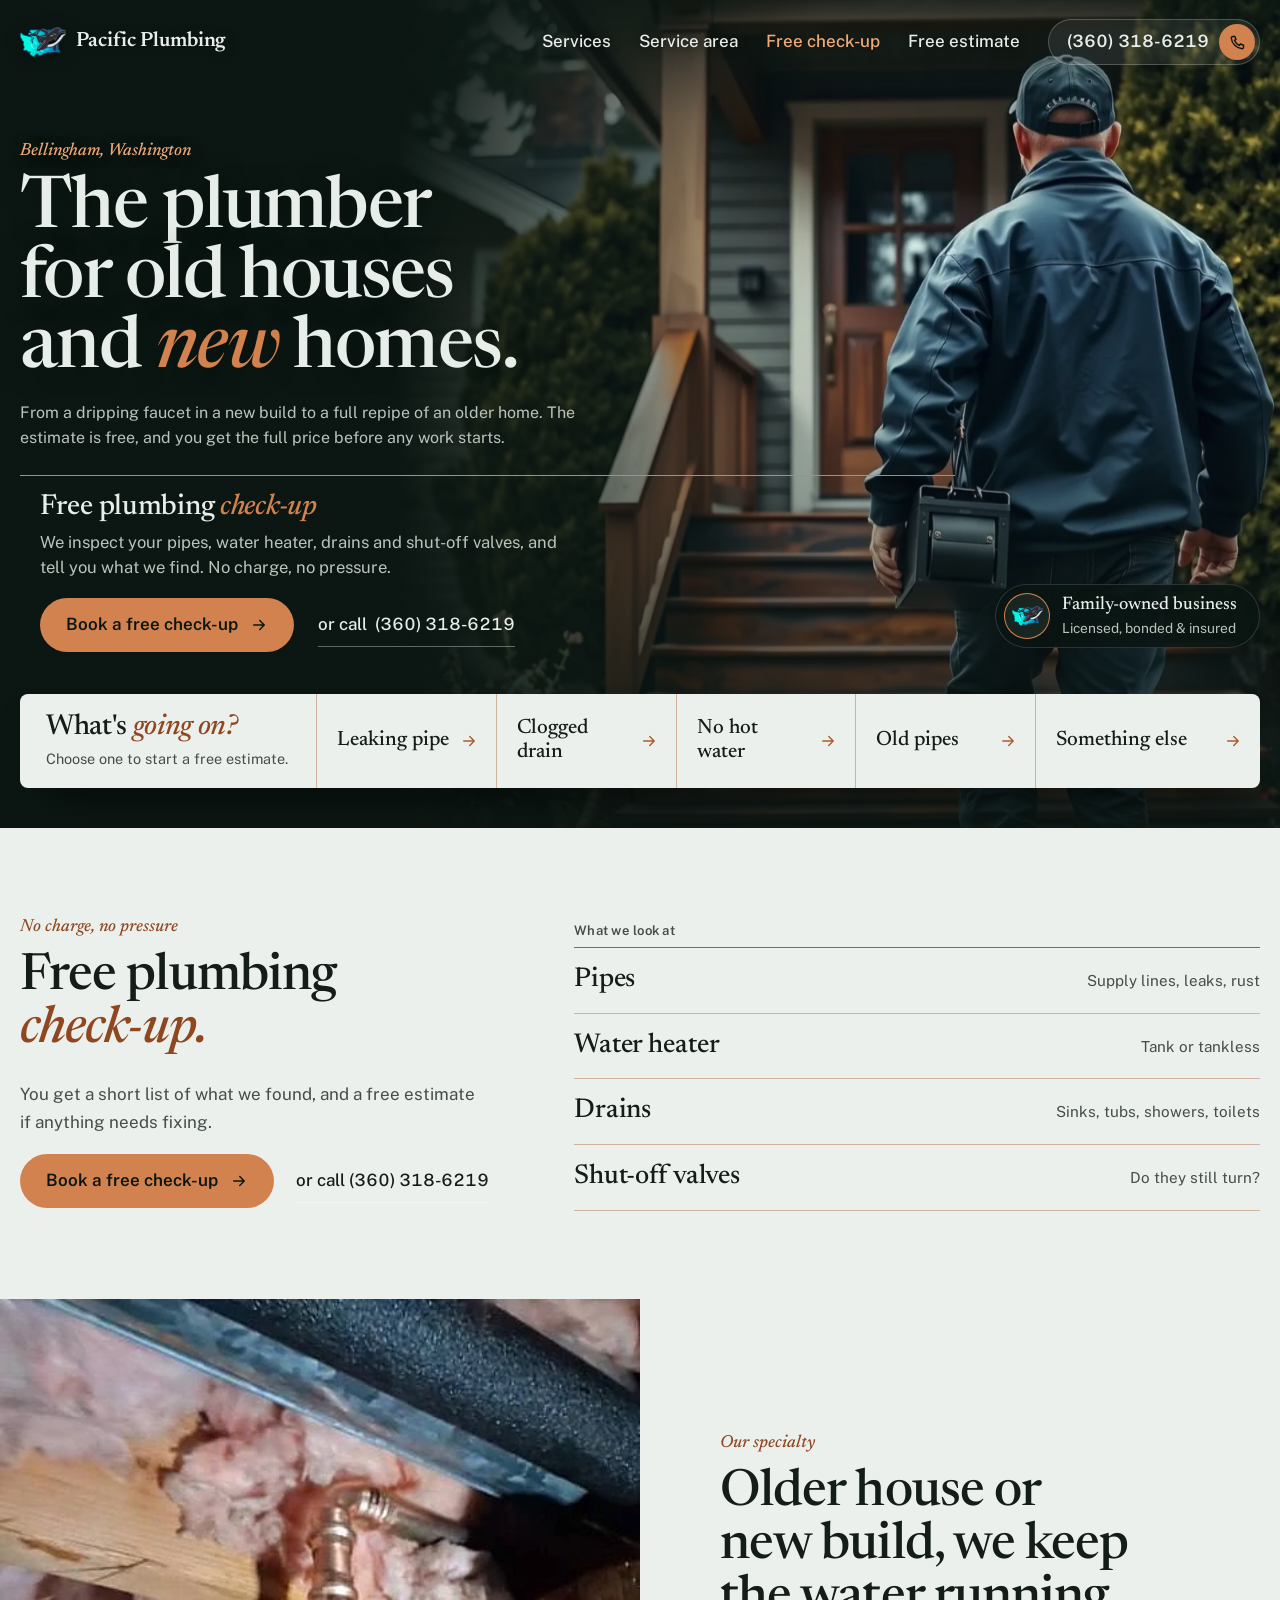
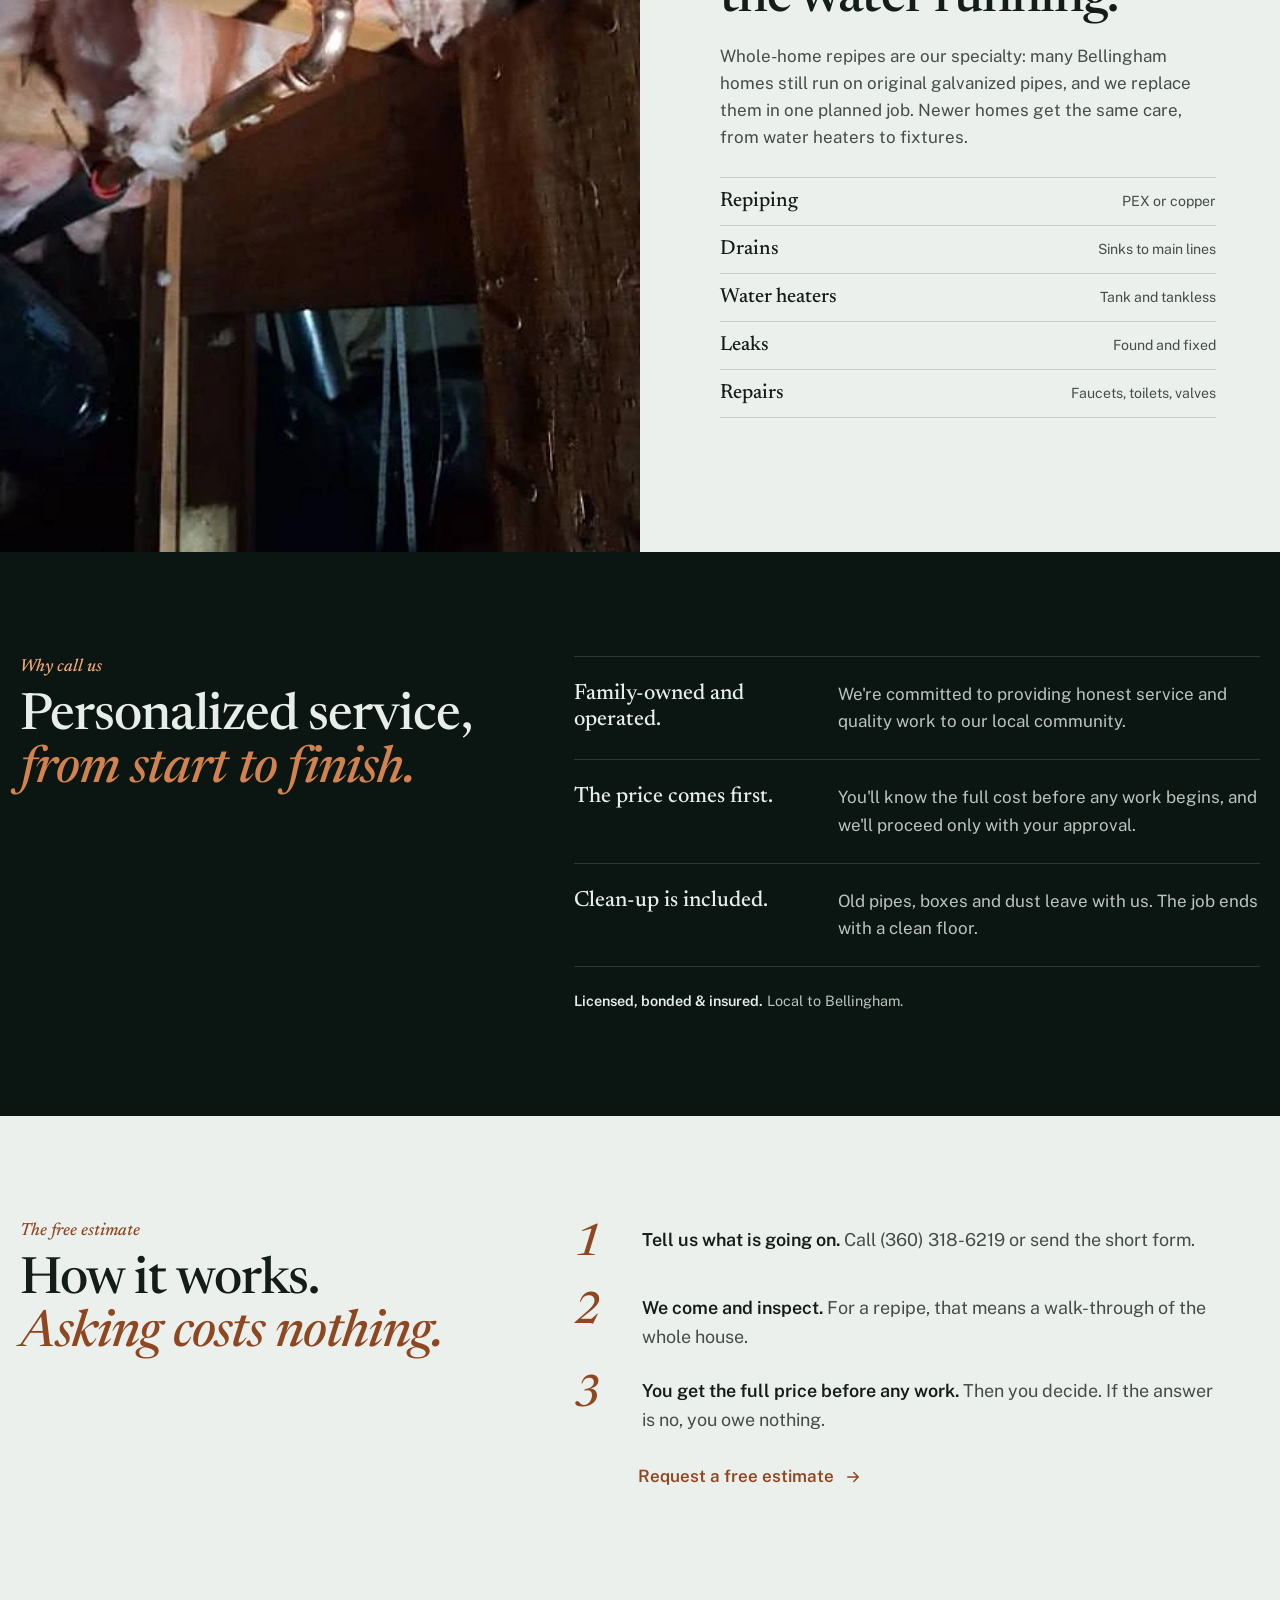
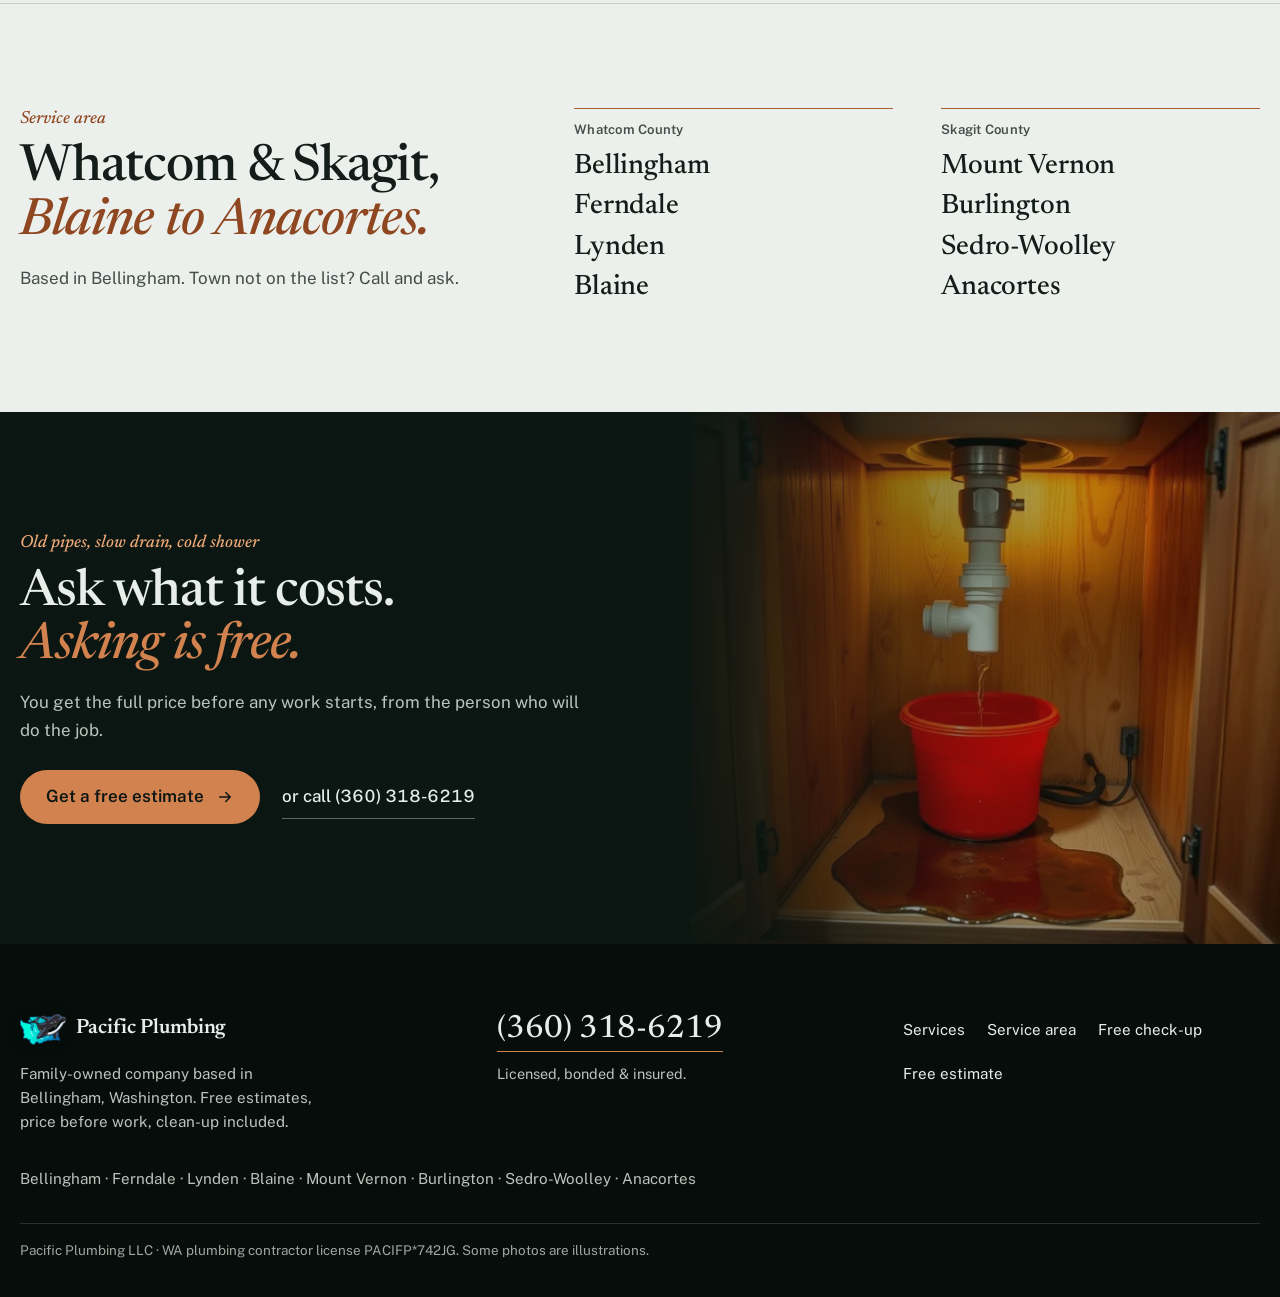
<file: index.html>
<!doctype html>
<html lang="en">
<head>
<meta charset="utf-8">
<meta name="viewport" content="width=device-width, initial-scale=1, viewport-fit=cover">
<title>Pacific Plumbing | Bellingham plumber · free plumbing check-up</title>
<meta name="description" content="Family-owned plumbing company in Bellingham, WA. Free plumbing check-up: we inspect your pipes, water heater, drains and shut-off valves. Free estimate on any repair.">
<link rel="canonical" href="https://pacificplumbingwa.com/">
<meta property="og:type" content="website">
<meta property="og:site_name" content="Pacific Plumbing">
<meta property="og:title" content="Pacific Plumbing | Bellingham plumber · free plumbing check-up">
<meta property="og:description" content="Family-owned plumbing company in Bellingham, WA. Free plumbing check-up: we inspect your pipes, water heater, drains and shut-off valves. Free estimate on any repair.">
<meta property="og:url" content="https://pacificplumbingwa.com/">
<meta property="og:image" content="https://pacificplumbingwa.com/img/og.jpg">
<meta name="twitter:card" content="summary_large_image">
<meta name="theme-color" content="#14201d">
<link rel="icon" href="img/favicon.png">
<link rel="preconnect" href="https://fonts.googleapis.com">
<link rel="preconnect" href="https://fonts.gstatic.com" crossorigin>
<link href="https://fonts.googleapis.com/css2?family=Newsreader:ital,opsz,wght@0,6..72,400;0,6..72,500;0,6..72,600;1,6..72,400;1,6..72,500&family=Public+Sans:wght@400;500;600&display=swap" rel="stylesheet">
<link rel="preload" as="image" href="img/porch-1024.webp" imagesrcset="img/porch-640.webp 640w, img/porch-1024.webp 1024w" imagesizes="100vw" fetchpriority="high">
<link rel="stylesheet" href="style.css">
<script type="application/ld+json">
{
  "@context": "https://schema.org",
  "@type": "Plumber",
  "name": "Pacific Plumbing",
  "url": "https://pacificplumbingwa.com/",
  "telephone": "+1-360-318-6219",
  "address": {
    "@type": "PostalAddress",
    "addressLocality": "Bellingham",
    "addressRegion": "WA",
    "addressCountry": "US"
  },
  "areaServed": [
    {"@type": "City", "name": "Bellingham, WA"},
    {"@type": "City", "name": "Ferndale, WA"},
    {"@type": "City", "name": "Lynden, WA"},
    {"@type": "City", "name": "Blaine, WA"},
    {"@type": "City", "name": "Mount Vernon, WA"},
    {"@type": "City", "name": "Burlington, WA"},
    {"@type": "City", "name": "Sedro-Woolley, WA"},
    {"@type": "City", "name": "Anacortes, WA"}
  ],
  "makesOffer": [
    {"@type": "Offer", "itemOffered": {"@type": "Service", "name": "Whole-home repiping"}},
    {"@type": "Offer", "itemOffered": {"@type": "Service", "name": "Drain cleaning"}},
    {"@type": "Offer", "itemOffered": {"@type": "Service", "name": "Water heater repair and replacement"}},
    {"@type": "Offer", "itemOffered": {"@type": "Service", "name": "Leak detection and repair"}},
    {"@type": "Offer", "itemOffered": {"@type": "Service", "name": "Plumbing repairs and fixture installation"}},
    {"@type": "Offer", "itemOffered": {"@type": "Service", "name": "Free plumbing check-up"}, "price": "0", "priceCurrency": "USD"},
    {"@type": "Offer", "itemOffered": {"@type": "Service", "name": "Free estimate"}, "price": "0", "priceCurrency": "USD"}
  ]
}
</script>
</head>
<body>
<a class="skip" href="#main">Skip to content</a>

<header class="site-head is-over" data-header>
  <nav class="wrap nav" aria-label="Main">
    <a class="brand" href="index.html"><img src="img/mark.png" width="240" height="160" alt=""><b>Pacific Plumbing</b></a>
    <ul class="nav-links">
      <li><a href="services.html">Services</a></li>
      <li><a href="index.html#area">Service area</a></li>
      <li><a class="nav-offer" href="estimate.html?service=checkup">Free check-up</a></li>
      <li><a href="estimate.html"><span class="xl-only">Free estimate</span><span class="xl-hide">Estimate</span></a></li>
    </ul>
    <a class="phone" href="tel:+13603186219" aria-label="Call (360) 318-6219"><span>(360) 318-6219</span><i><svg viewBox="0 0 24 24" fill="none" stroke="currentColor" stroke-width="2" stroke-linecap="round" stroke-linejoin="round" aria-hidden="true"><path d="M5.2 3.5h3.1l1.6 4.2-2.1 1.4a12.3 12.3 0 0 0 7.1 7.1l1.4-2.1 4.2 1.6v3.1a2 2 0 0 1-2.1 2A16.9 16.9 0 0 1 3.2 5.6a2 2 0 0 1 2-2.1Z"/></svg></i></a>
    <details class="menu">
      <summary><span class="sr-only">Menu</span><svg class="bars" viewBox="0 0 24 24" fill="none" stroke="currentColor" stroke-width="1.8" stroke-linecap="round" aria-hidden="true"><path d="M4 7h16M4 12h16M4 17h10"/></svg><svg class="x" viewBox="0 0 24 24" fill="none" stroke="currentColor" stroke-width="1.8" stroke-linecap="round" aria-hidden="true"><path d="M6 6l12 12M18 6 6 18"/></svg></summary>
      <div class="menu-panel">
        <a href="services.html">Services</a>
        <a href="index.html#area">Service area</a>
        <a href="estimate.html?service=checkup">Free check-up</a>
        <a href="estimate.html">Free estimate</a>
        <a href="tel:+13603186219">Call (360) 318-6219</a>
      </div>
    </details>
  </nav>
</header>

<main id="main">
  <section class="hero" aria-labelledby="hero-h">
    <img class="hero-img" src="img/porch-1024.webp" srcset="img/porch-640.webp 640w, img/porch-1024.webp 1024w" sizes="100vw" width="1024" height="1024" alt="A plumber with a toolbox walking up to the porch of an older house on a rainy day" fetchpriority="high">
    <div class="wrap hero-body">
      <div class="hero-copy">
        <p class="place">Bellingham, Washington</p>
        <h1 class="h1" id="hero-h">The plumber for old houses and <em>new</em> homes.</h1>
        <p class="lede">From a dripping faucet in a new build to a full repipe of an older home. The estimate is free, and you get the full price before any work starts.</p>
        <div class="offer" role="group" aria-labelledby="offer-h">
          <p class="offer-title" id="offer-h">Free plumbing <em>check-up</em></p>
          <p class="offer-text">We inspect your pipes, water heater, drains and shut-off valves, and tell you what we find. No charge, no pressure.</p>
          <div class="cta">
            <a class="btn" href="estimate.html?service=checkup">Book a free check-up <svg viewBox="0 0 24 24" fill="none" stroke="currentColor" stroke-width="2" stroke-linecap="round" stroke-linejoin="round" aria-hidden="true"><path d="M5 12h14M13 6l6 6-6 6"/></svg></a>
            <a class="link" href="tel:+13603186219" aria-label="Or call (360) 318-6219">or call<span class="wide-only">(360) 318-6219</span></a>
          </div>
        </div>
      </div>
      <nav class="pick" aria-labelledby="pick-h">
        <div class="pick-head">
          <p class="pick-title" id="pick-h">What's <em>going on?</em></p>
          <p class="pick-sub">Choose one to start a free estimate.<span class="narrow-only"> You get the full price before any work starts.</span></p>
        </div>
        <ul class="pick-list">
          <li><a href="estimate.html?service=leaks"><span>Leaking pipe</span><svg viewBox="0 0 24 24" fill="none" stroke="currentColor" stroke-width="1.8" stroke-linecap="round" stroke-linejoin="round" aria-hidden="true"><path d="M5 12h14M13 6l6 6-6 6"/></svg></a></li>
          <li><a href="estimate.html?service=drains"><span>Clogged drain</span><svg viewBox="0 0 24 24" fill="none" stroke="currentColor" stroke-width="1.8" stroke-linecap="round" stroke-linejoin="round" aria-hidden="true"><path d="M5 12h14M13 6l6 6-6 6"/></svg></a></li>
          <li><a href="estimate.html?service=water-heaters"><span>No hot water</span><svg viewBox="0 0 24 24" fill="none" stroke="currentColor" stroke-width="1.8" stroke-linecap="round" stroke-linejoin="round" aria-hidden="true"><path d="M5 12h14M13 6l6 6-6 6"/></svg></a></li>
          <li><a href="estimate.html?service=repipe"><span>Old pipes</span><svg viewBox="0 0 24 24" fill="none" stroke="currentColor" stroke-width="1.8" stroke-linecap="round" stroke-linejoin="round" aria-hidden="true"><path d="M5 12h14M13 6l6 6-6 6"/></svg></a></li>
          <li class="wide"><a href="estimate.html"><span>Something else</span><svg viewBox="0 0 24 24" fill="none" stroke="currentColor" stroke-width="1.8" stroke-linecap="round" stroke-linejoin="round" aria-hidden="true"><path d="M5 12h14M13 6l6 6-6 6"/></svg></a></li>
        </ul>
      </nav>
      <p class="owner"><span class="seal" aria-hidden="true"><img src="img/mark.png" width="240" height="160" alt=""></span><span><b>Family-owned business</b><small>Licensed, bonded &amp; insured</small></span></p>
    </div>
  </section>

  <section class="section checkup" id="checkup" aria-labelledby="checkup-h">
    <div class="wrap checkup-grid">
      <div class="checkup-head reveal">
        <p class="place">No charge, no pressure</p>
        <h2 class="h2" id="checkup-h">Free plumbing <em>check-up.</em></h2>
      </div>
      <div class="checkup-list reveal">
        <p class="looks-h" id="looks-h">What we look at</p>
        <ul class="looks" aria-labelledby="looks-h">
          <li><b>Pipes</b><span>Supply lines, leaks, rust</span></li>
          <li><b>Water heater</b><span>Tank or tankless</span></li>
          <li><b>Drains</b><span>Sinks, tubs, showers, toilets</span></li>
          <li><b>Shut-off valves</b><span>Do they still turn?</span></li>
        </ul>
      </div>
      <div class="checkup-foot reveal">
        <p>You get a short list of what we found, and a free estimate if anything needs fixing.</p>
        <div class="cta">
          <a class="btn" href="estimate.html?service=checkup">Book a free check-up <svg viewBox="0 0 24 24" fill="none" stroke="currentColor" stroke-width="2" stroke-linecap="round" stroke-linejoin="round" aria-hidden="true"><path d="M5 12h14M13 6l6 6-6 6"/></svg></a>
          <a class="link" href="tel:+13603186219">or call (360) 318-6219</a>
        </div>
      </div>
    </div>
  </section>

  <section class="spec" id="services" aria-labelledby="spec-h">
    <div class="spec-photo"><img src="img/real-repipe.webp" width="477" height="636" loading="lazy" alt="New copper water line with press fittings run along a floor joist"></div>
    <div class="spec-text reveal">
      <p class="place">Our specialty</p>
      <h2 class="h2" id="spec-h">Older house or new build, we keep the water running.</h2>
      <p>Whole-home repipes are our specialty: many Bellingham homes still run on original galvanized pipes, and we replace them in one planned job. Newer homes get the same care, from water heaters to fixtures.</p>
      <ul class="index">
        <li><a href="services.html#repipe"><b>Repiping</b><span>PEX or copper</span></a></li>
        <li><a href="services.html#drains"><b>Drains</b><span>Sinks to main lines</span></a></li>
        <li><a href="services.html#water-heaters"><b>Water heaters</b><span>Tank and tankless</span></a></li>
        <li><a href="services.html#leaks"><b>Leaks</b><span>Found and fixed</span></a></li>
        <li><a href="services.html#repairs"><b>Repairs</b><span>Faucets, toilets, valves</span></a></li>
      </ul>
    </div>
  </section>

  <section class="section night why" id="why" aria-labelledby="why-h">
    <div class="wrap why-grid">
      <div class="reveal">
        <p class="place">Why call us</p>
        <h2 class="h2" id="why-h">Personalized service, <em>from start to finish.</em></h2>
      </div>
      <div class="reveal">
        <dl class="rows">
          <div><dt>Family-owned and operated.</dt><dd>We're committed to providing honest service and quality work to our local community.</dd></div>
          <div><dt>The price comes first.</dt><dd>You'll know the full cost before any work begins, and we'll proceed only with your approval.</dd></div>
          <div><dt>Clean-up is included.</dt><dd>Old pipes, boxes and dust leave with us. The job ends with a clean floor.</dd></div>
        </dl>
        <p class="small"><b>Licensed, bonded &amp; insured.</b> Local to Bellingham.</p>
      </div>
    </div>
  </section>

  <section class="section how" id="how" aria-labelledby="how-h">
    <div class="wrap how-grid">
      <div class="reveal">
        <p class="place">The free estimate</p>
        <h2 class="h2" id="how-h">How it works. <em>Asking costs nothing.</em></h2>
      </div>
      <ol class="steps reveal">
        <li><p><b>Tell us what is going on.</b> Call (360) 318-6219 or send the short form.</p></li>
        <li><p><b>We come and inspect.</b> For a repipe, that means a walk-through of the whole house.</p></li>
        <li><p><b>You get the full price before any work.</b> Then you decide. If the answer is no, you owe nothing.</p></li>
      </ol>
      <a class="arrow" href="estimate.html">Request a free estimate <svg viewBox="0 0 24 24" fill="none" stroke="currentColor" stroke-width="2" stroke-linecap="round" stroke-linejoin="round" aria-hidden="true"><path d="M5 12h14M13 6l6 6-6 6"/></svg></a>
    </div>
  </section>

  <section class="section area rule-top" id="area" aria-labelledby="area-h">
    <div class="wrap area-grid">
      <div class="reveal">
        <p class="place">Service area</p>
        <h2 class="h2" id="area-h">Whatcom &amp; Skagit, <em>Blaine to Anacortes.</em></h2>
        <p class="muted">Based in Bellingham. Town not on the list? Call and ask.</p>
      </div>
      <div class="towns reveal">
        <div>
          <h3>Whatcom County</h3>
          <ul><li>Bellingham</li><li>Ferndale</li><li>Lynden</li><li>Blaine</li></ul>
        </div>
        <div>
          <h3>Skagit County</h3>
          <ul><li>Mount Vernon</li><li>Burlington</li><li>Sedro-Woolley</li><li>Anacortes</li></ul>
        </div>
      </div>
    </div>
  </section>

  <section class="closing night" aria-labelledby="close-h">
    <div class="closing-photo"><img src="img/leak-sink-640.webp" srcset="img/leak-sink-640.webp 640w, img/leak-sink-1024.webp 1024w" sizes="(min-width:900px) 46vw, 100vw" width="1024" height="1024" loading="lazy" alt=""></div>
    <div class="wrap closing-text reveal">
      <p class="place">Old pipes, slow drain, cold shower</p>
      <h2 class="h2" id="close-h">Ask what it costs. <em>Asking is free.</em></h2>
      <p class="lede">You get the full price before any work starts, from the person who will do the job.</p>
      <div class="cta">
        <a class="btn" href="estimate.html">Get a free estimate <svg viewBox="0 0 24 24" fill="none" stroke="currentColor" stroke-width="2" stroke-linecap="round" stroke-linejoin="round" aria-hidden="true"><path d="M5 12h14M13 6l6 6-6 6"/></svg></a>
        <a class="link" href="tel:+13603186219">or call (360) 318-6219</a>
      </div>
    </div>
  </section>
</main>

<footer class="foot">
  <div class="wrap foot-grid">
    <div>
      <a class="brand" href="index.html"><img src="img/mark.png" width="240" height="160" alt=""><b>Pacific Plumbing</b></a>
      <p class="foot-tag">Family-owned company based in Bellingham, Washington. Free estimates, price before work, clean-up included.</p>
    </div>
    <div>
      <a class="foot-phone" href="tel:+13603186219">(360) 318-6219</a>
      <p class="small" style="margin-top:10px">Licensed, bonded &amp; insured.</p>
    </div>
    <ul class="foot-links">
      <li><a href="services.html">Services</a></li>
      <li><a href="index.html#area">Service area</a></li>
      <li><a href="estimate.html?service=checkup">Free check-up</a></li>
      <li><a href="estimate.html">Free estimate</a></li>
    </ul>
    <p class="foot-towns">Bellingham · Ferndale · Lynden · Blaine · Mount&nbsp;Vernon · Burlington · <span class="nw">Sedro-Woolley</span> · Anacortes</p>
    <p class="fine">Pacific Plumbing LLC · WA plumbing contractor license PACIFP*742JG. Some photos are illustrations.</p>
  </div>
</footer>

<div class="callbar">
  <a href="tel:+13603186219"><svg viewBox="0 0 24 24" fill="none" stroke="currentColor" stroke-width="2" stroke-linecap="round" stroke-linejoin="round" aria-hidden="true"><path d="M5.2 3.5h3.1l1.6 4.2-2.1 1.4a12.3 12.3 0 0 0 7.1 7.1l1.4-2.1 4.2 1.6v3.1a2 2 0 0 1-2.1 2A16.9 16.9 0 0 1 3.2 5.6a2 2 0 0 1 2-2.1Z"/></svg>Call now</a>
  <a href="estimate.html?service=checkup">Free check-up</a>
</div>
<script src="assets/app.js" defer></script>
</body>
</html>
</file>
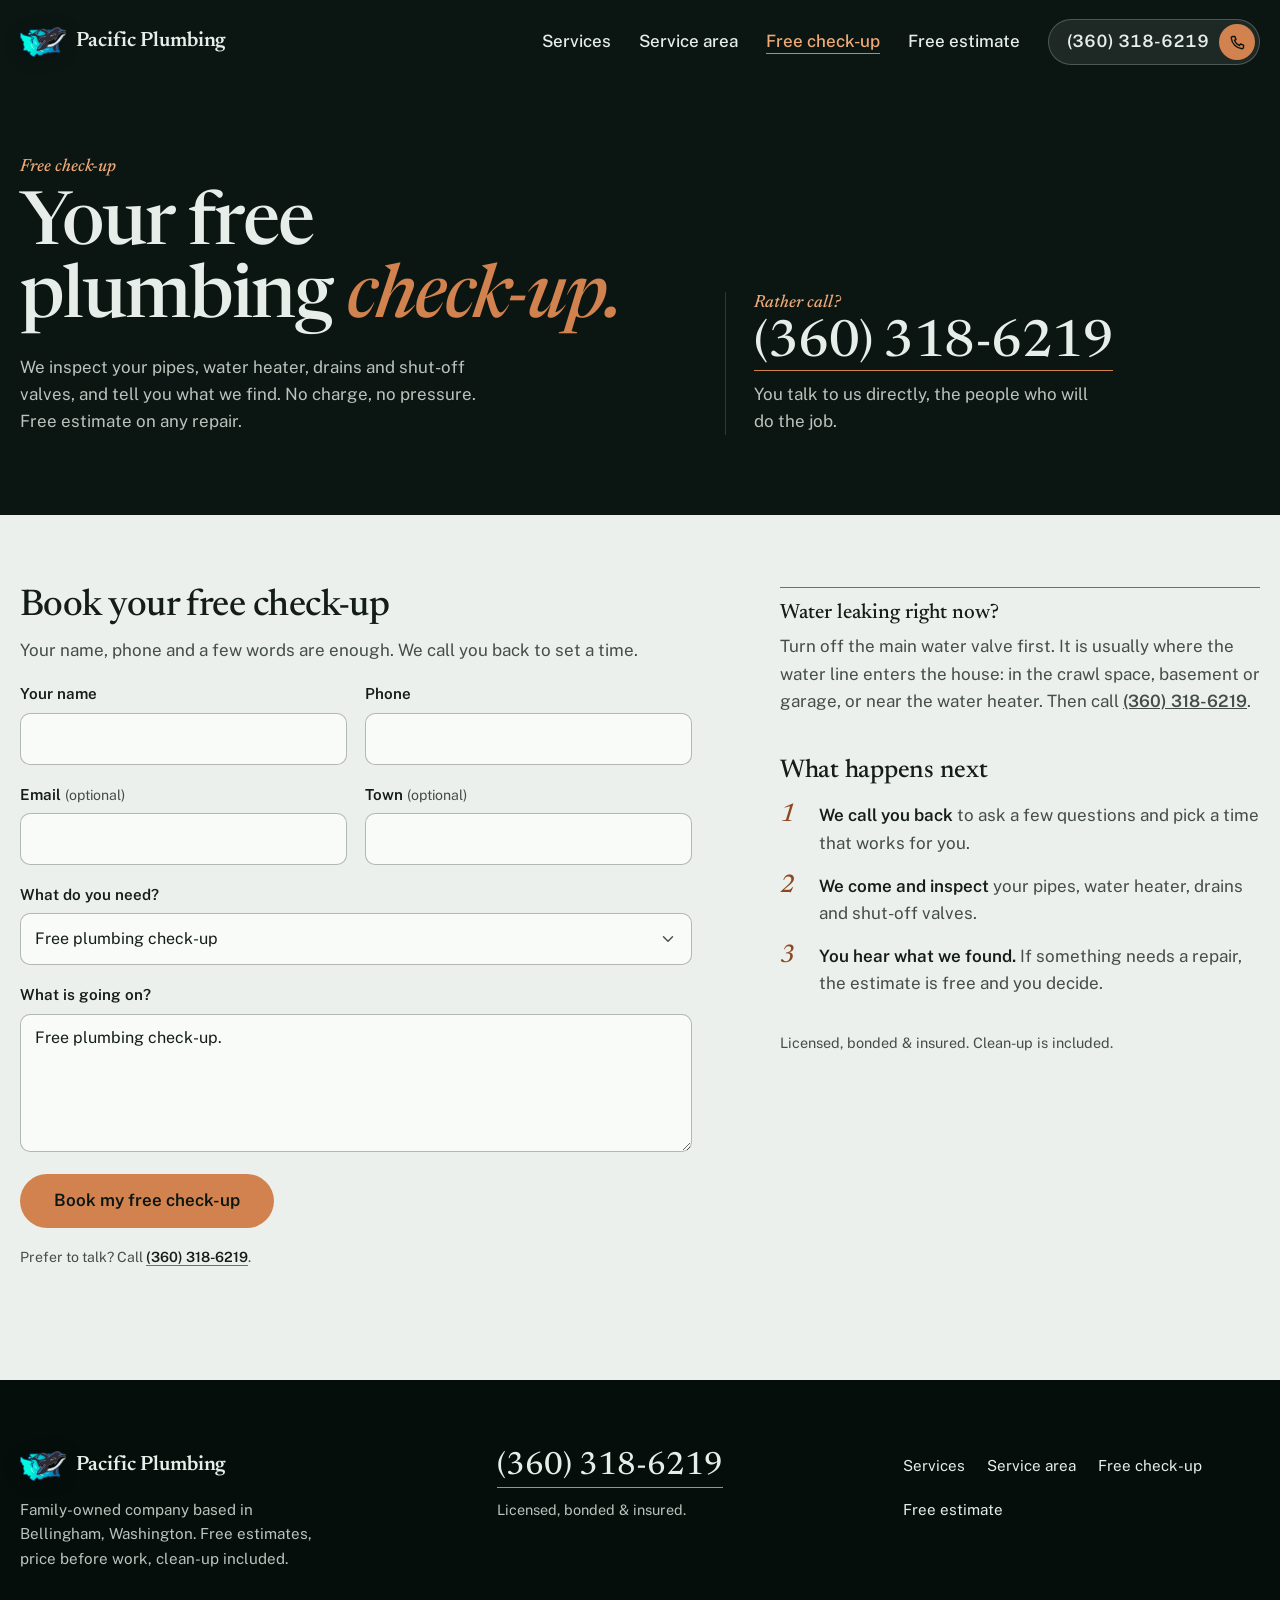
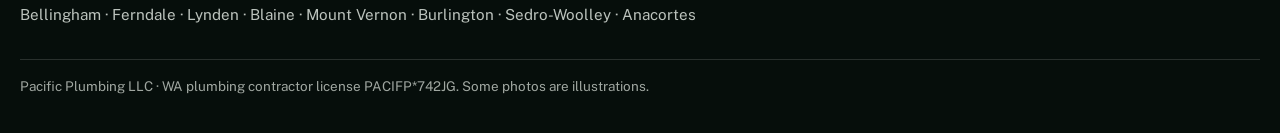
<file: q/bc/index.html>
<!doctype html>
<html lang="en"><head><meta charset="utf-8"><meta name="viewport" content="width=device-width, initial-scale=1">
<meta name="robots" content="noindex, nofollow"><title>Pacific Plumbing</title>
<meta http-equiv="refresh" content="0; url=../../estimate.html?service=checkup&utm_source=card&utm_medium=print&utm_content=b-bc">
<script>location.replace('../../estimate.html?service=checkup&utm_source=card&utm_medium=print&utm_content=b-bc');</script></head>
<body><a href="../../estimate.html?service=checkup&utm_source=card&utm_medium=print&utm_content=b-bc">Book a free plumbing check-up</a></body></html>
</file>
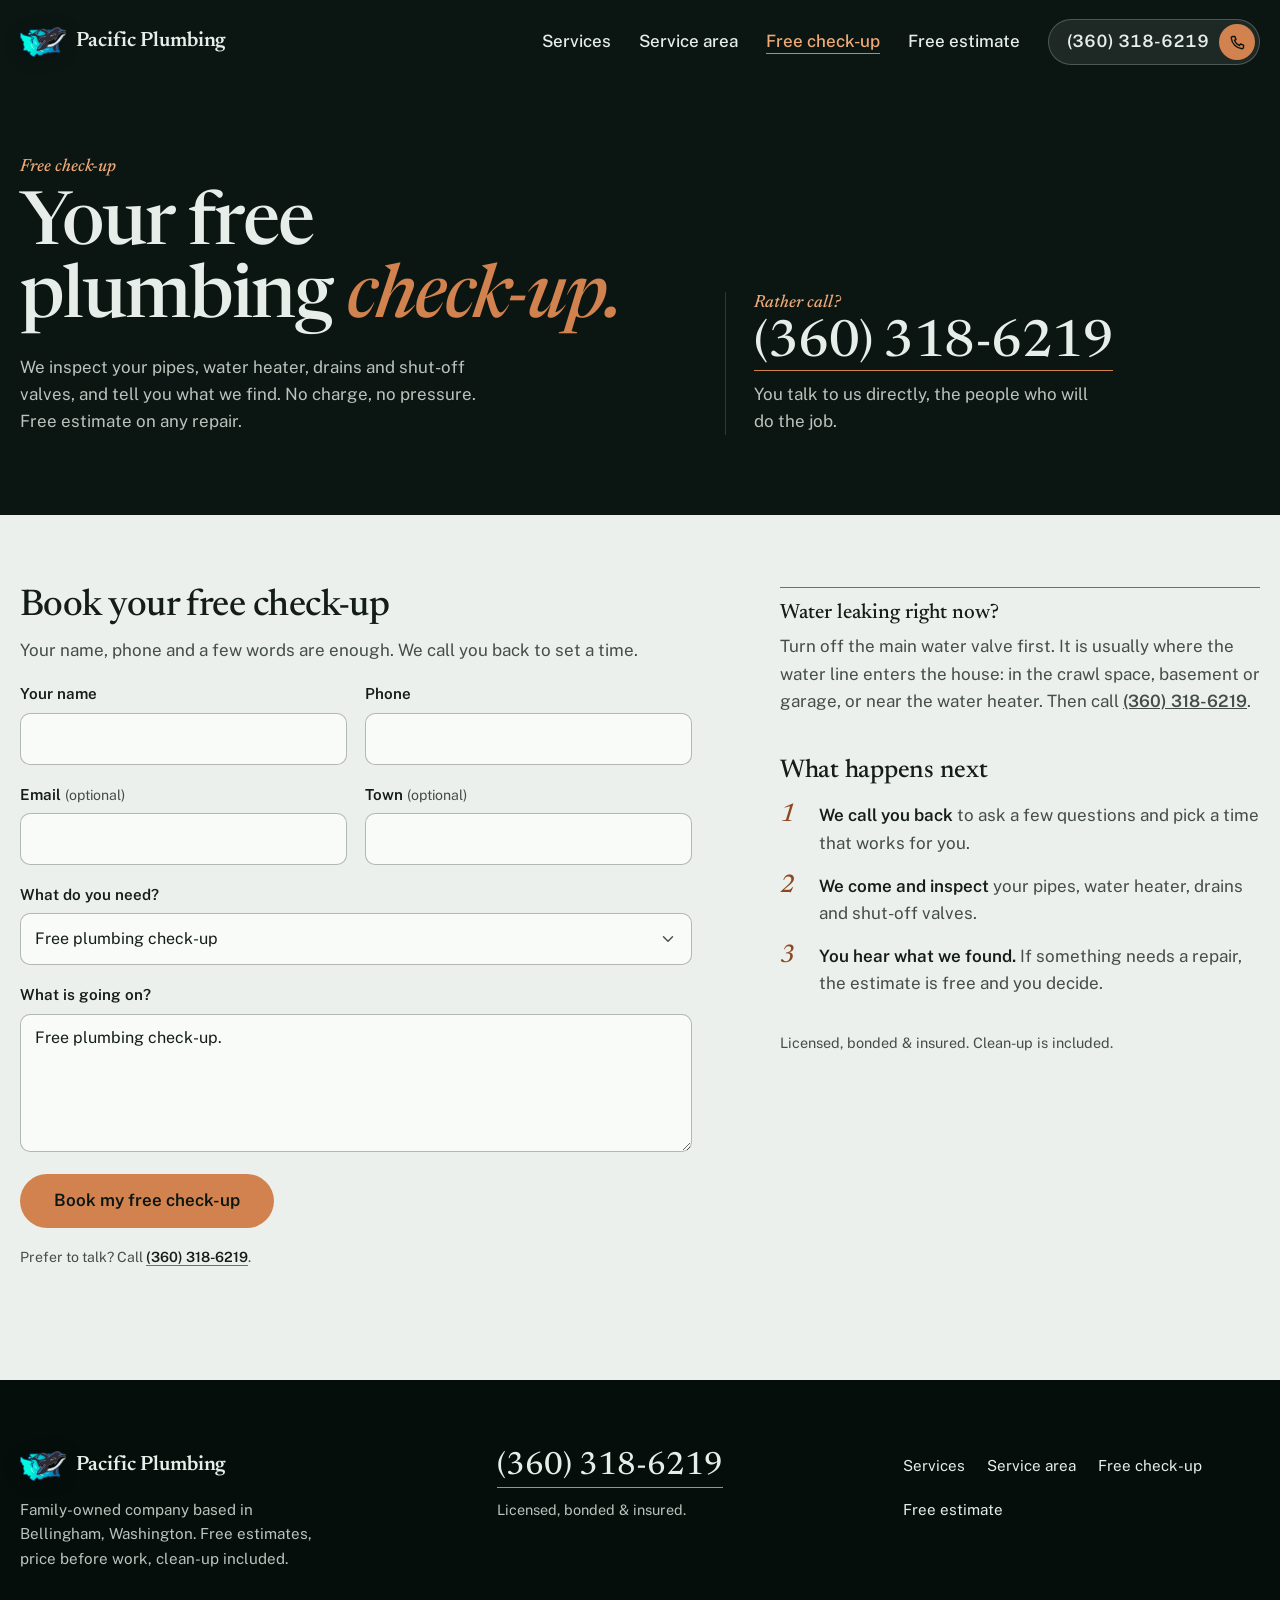
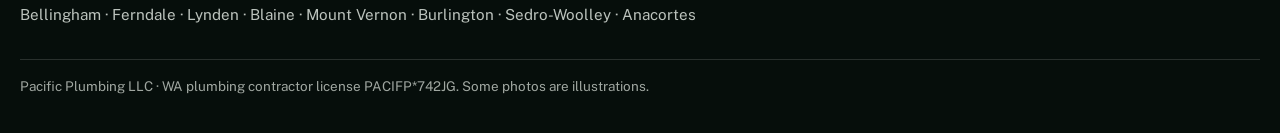
<file: q/dh/index.html>
<!doctype html>
<html lang="en"><head><meta charset="utf-8"><meta name="viewport" content="width=device-width, initial-scale=1">
<meta name="robots" content="noindex, nofollow"><title>Pacific Plumbing</title>
<meta http-equiv="refresh" content="0; url=../../estimate.html?service=checkup&utm_source=doorhanger&utm_medium=print&utm_content=b-dh">
<script>location.replace('../../estimate.html?service=checkup&utm_source=doorhanger&utm_medium=print&utm_content=b-dh');</script></head>
<body><a href="../../estimate.html?service=checkup&utm_source=doorhanger&utm_medium=print&utm_content=b-dh">Book a free plumbing check-up</a></body></html>
</file>
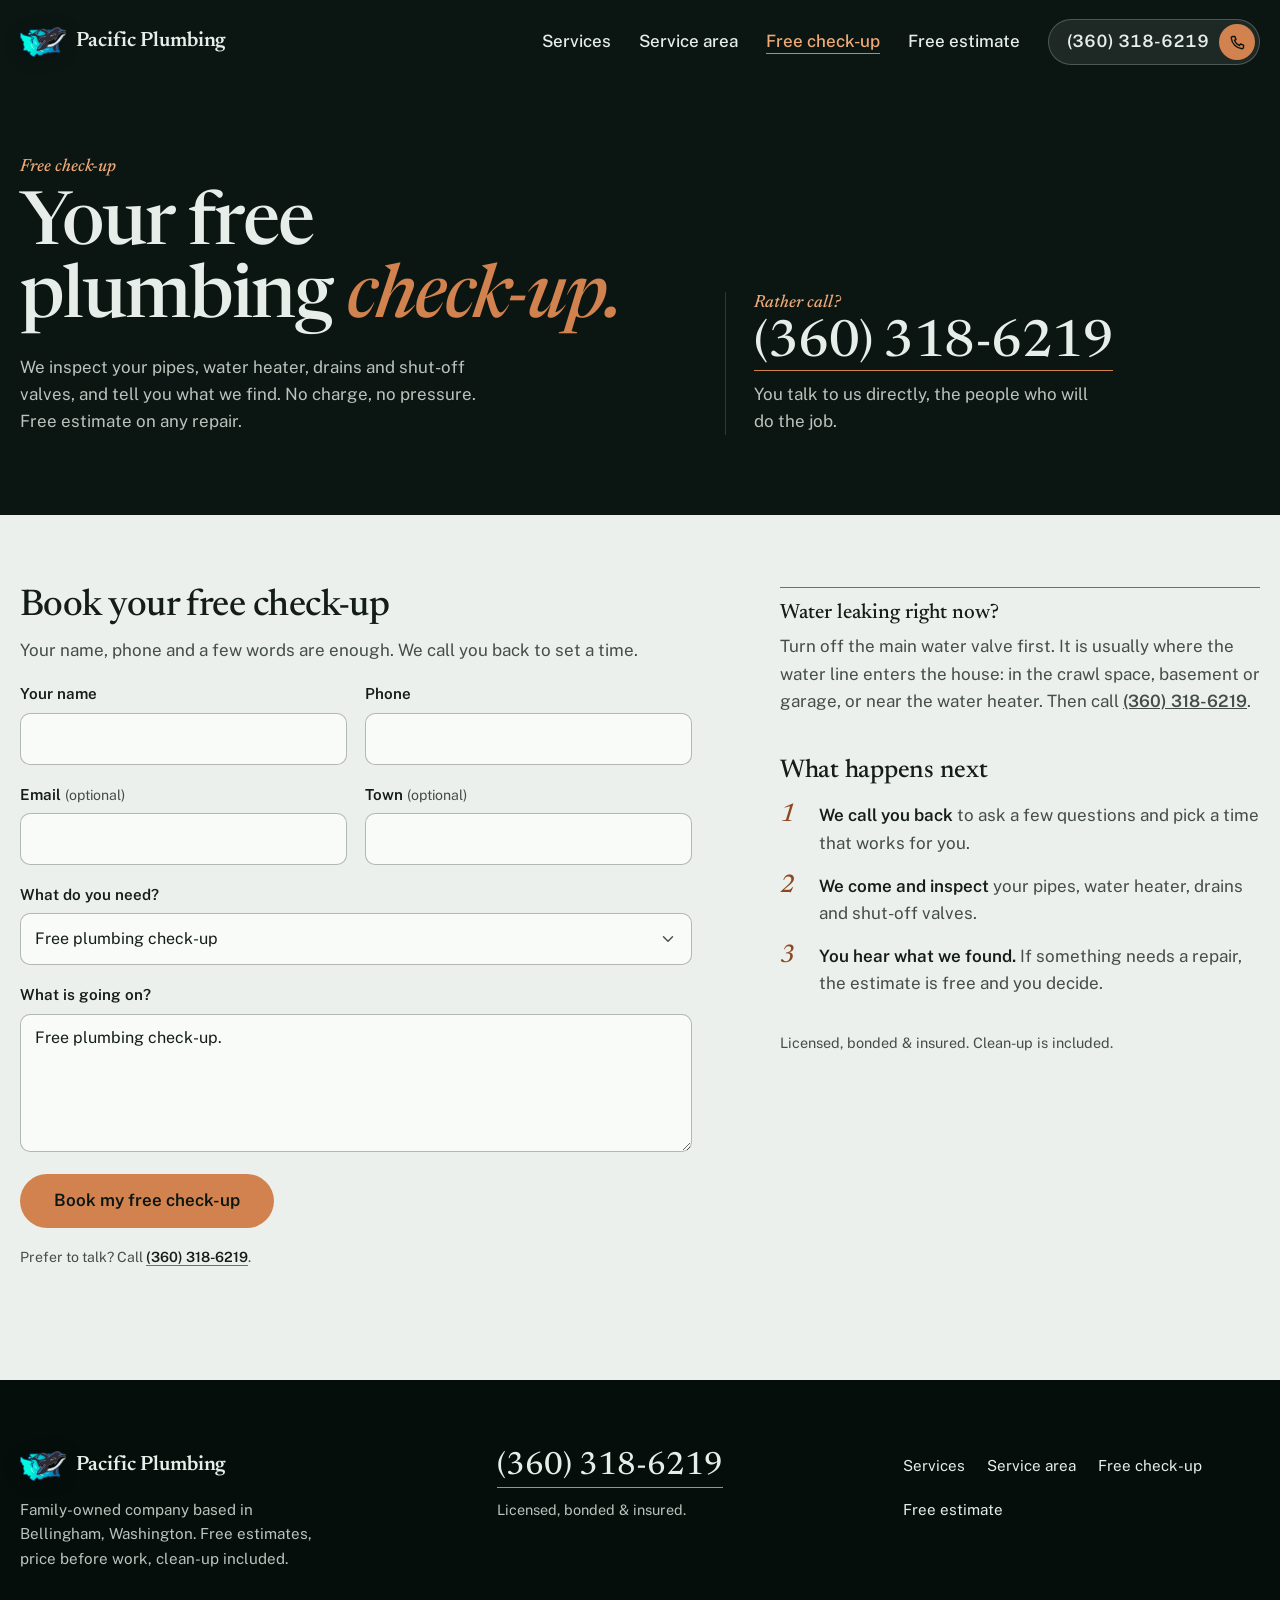
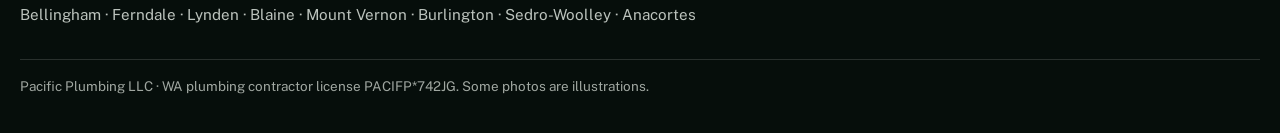
<file: q/dh2/index.html>
<!doctype html>
<html lang="en"><head><meta charset="utf-8"><meta name="viewport" content="width=device-width, initial-scale=1">
<meta name="robots" content="noindex, nofollow"><title>Pacific Plumbing</title>
<meta http-equiv="refresh" content="0; url=../../estimate.html?service=checkup&utm_source=doorhanger&utm_medium=print&utm_content=b-dh2">
<script>location.replace('../../estimate.html?service=checkup&utm_source=doorhanger&utm_medium=print&utm_content=b-dh2');</script></head>
<body><a href="../../estimate.html?service=checkup&utm_source=doorhanger&utm_medium=print&utm_content=b-dh2">Book a free plumbing check-up</a></body></html>
</file>
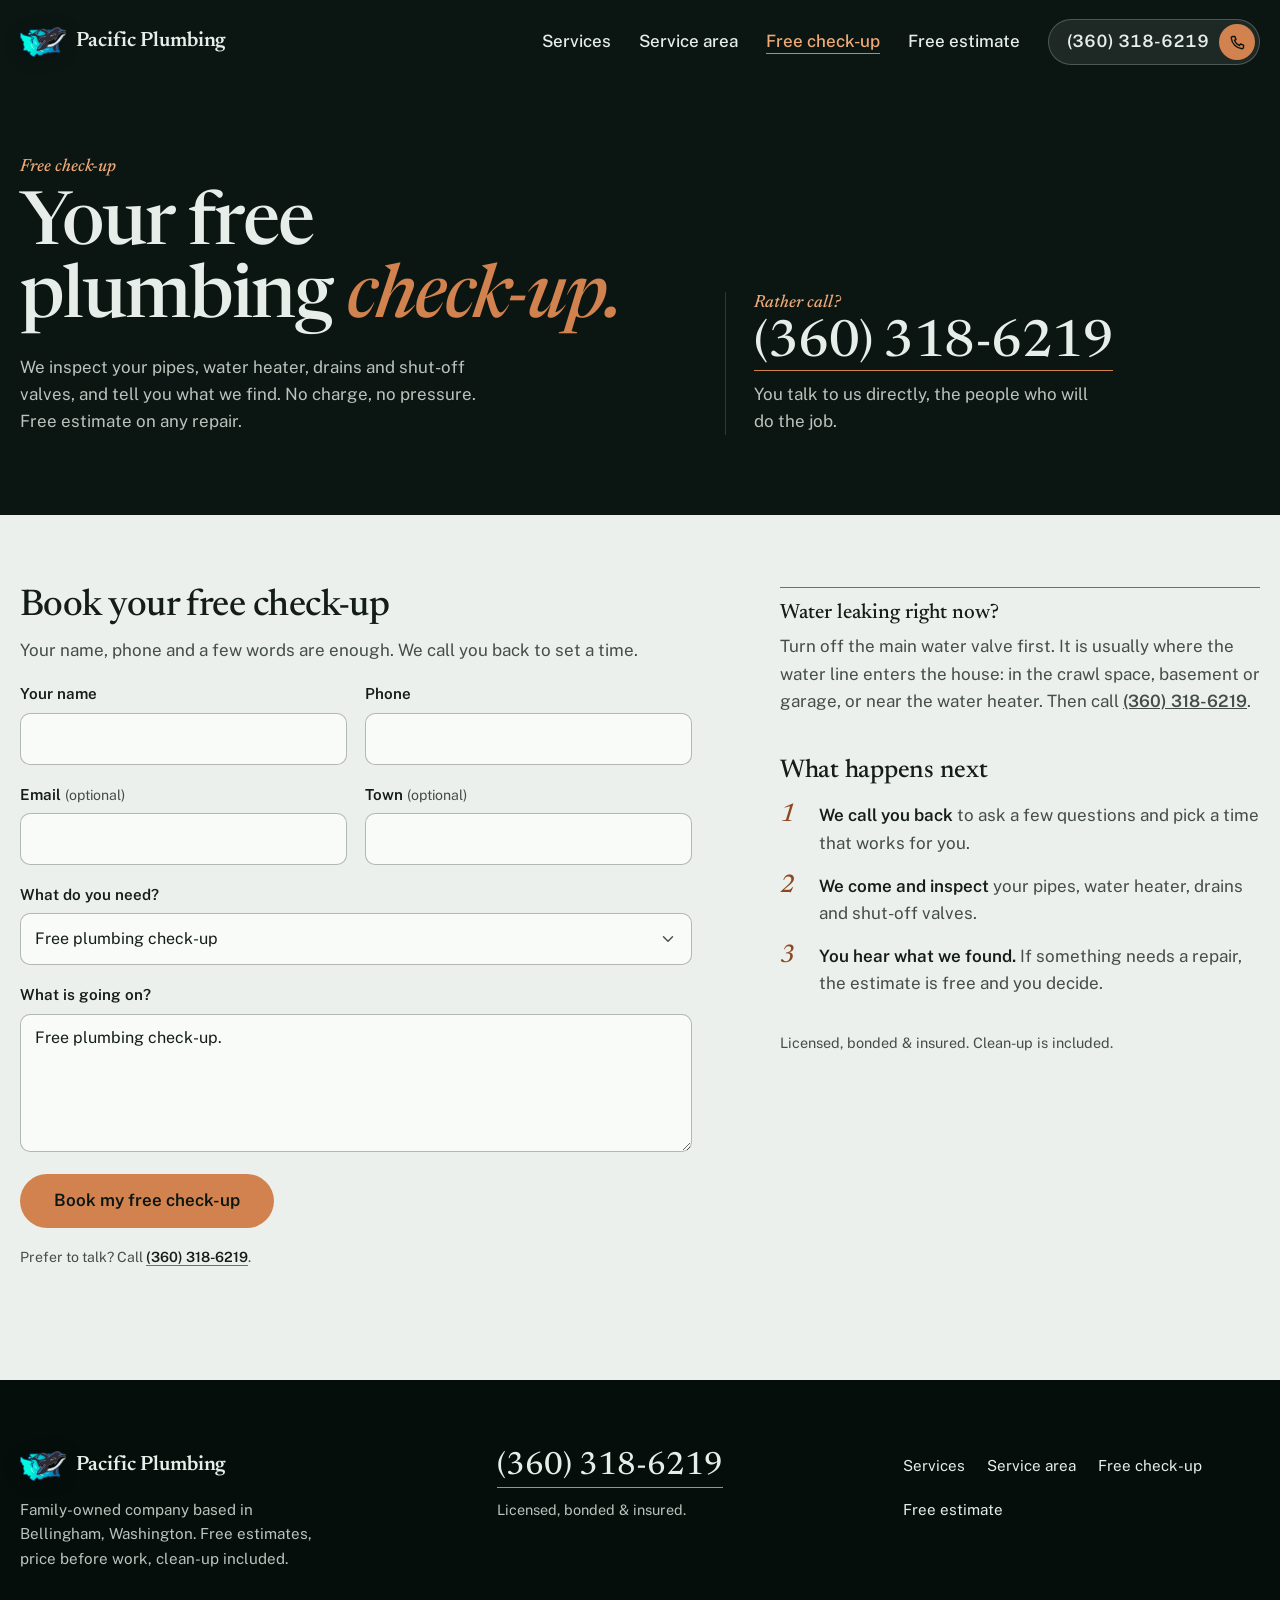
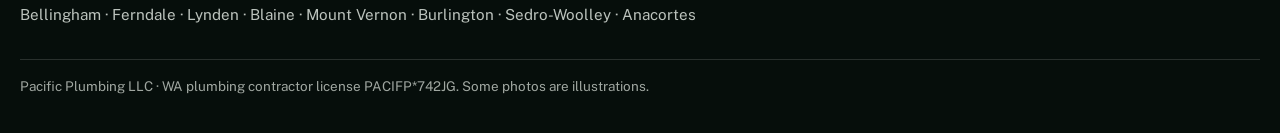
<file: q/dhg/index.html>
<!doctype html>
<html lang="en"><head><meta charset="utf-8"><meta name="viewport" content="width=device-width, initial-scale=1">
<meta name="robots" content="noindex, nofollow"><title>Pacific Plumbing</title>
<meta http-equiv="refresh" content="0; url=../../estimate.html?service=checkup&utm_source=doorhanger&utm_medium=print&utm_content=b-dhg">
<script>location.replace('../../estimate.html?service=checkup&utm_source=doorhanger&utm_medium=print&utm_content=b-dhg');</script></head>
<body><a href="../../estimate.html?service=checkup&utm_source=doorhanger&utm_medium=print&utm_content=b-dhg">Book a free plumbing check-up</a></body></html>
</file>
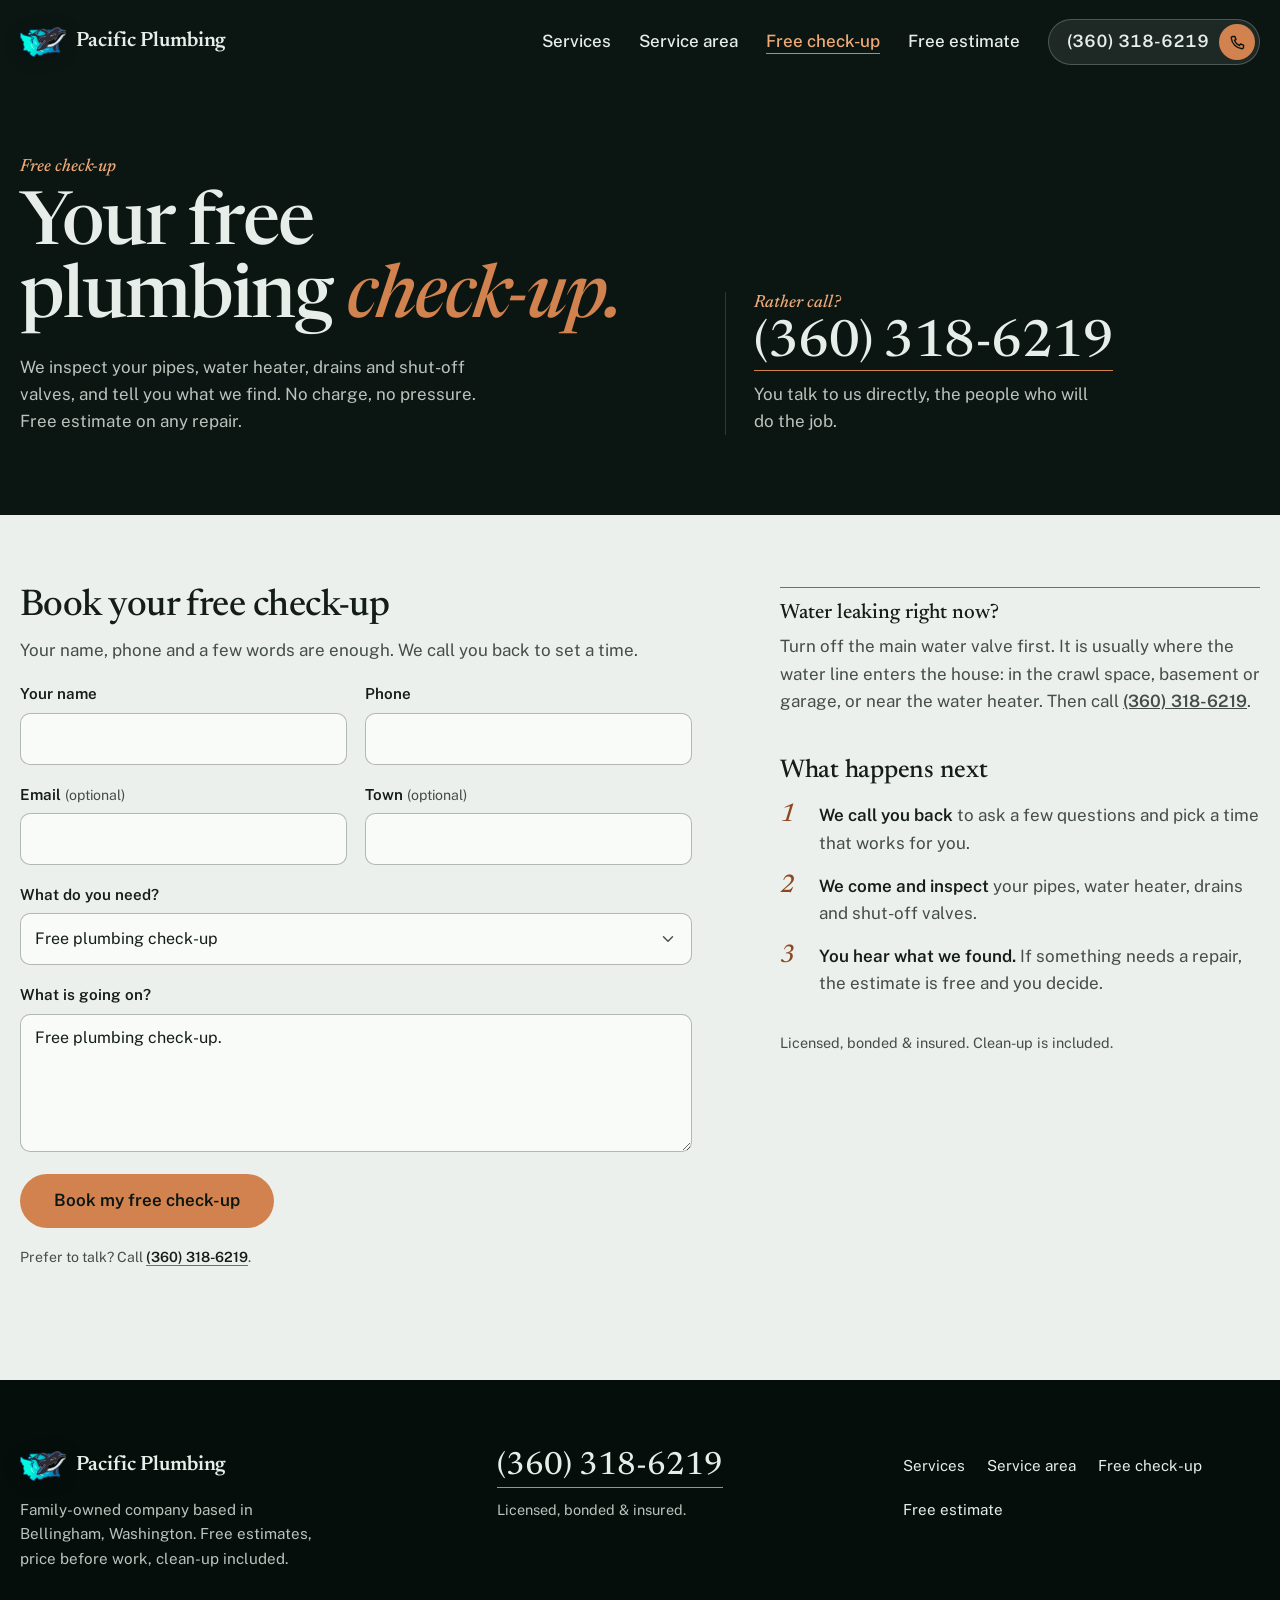
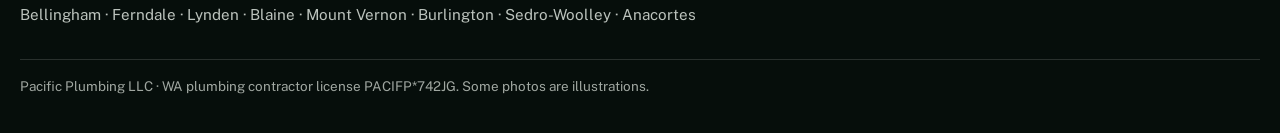
<file: q/fl/index.html>
<!doctype html>
<html lang="en"><head><meta charset="utf-8"><meta name="viewport" content="width=device-width, initial-scale=1">
<meta name="robots" content="noindex, nofollow"><title>Pacific Plumbing</title>
<meta http-equiv="refresh" content="0; url=../../estimate.html?service=checkup&utm_source=flyer&utm_medium=print&utm_content=b-fl">
<script>location.replace('../../estimate.html?service=checkup&utm_source=flyer&utm_medium=print&utm_content=b-fl');</script></head>
<body><a href="../../estimate.html?service=checkup&utm_source=flyer&utm_medium=print&utm_content=b-fl">Book a free plumbing check-up</a></body></html>
</file>
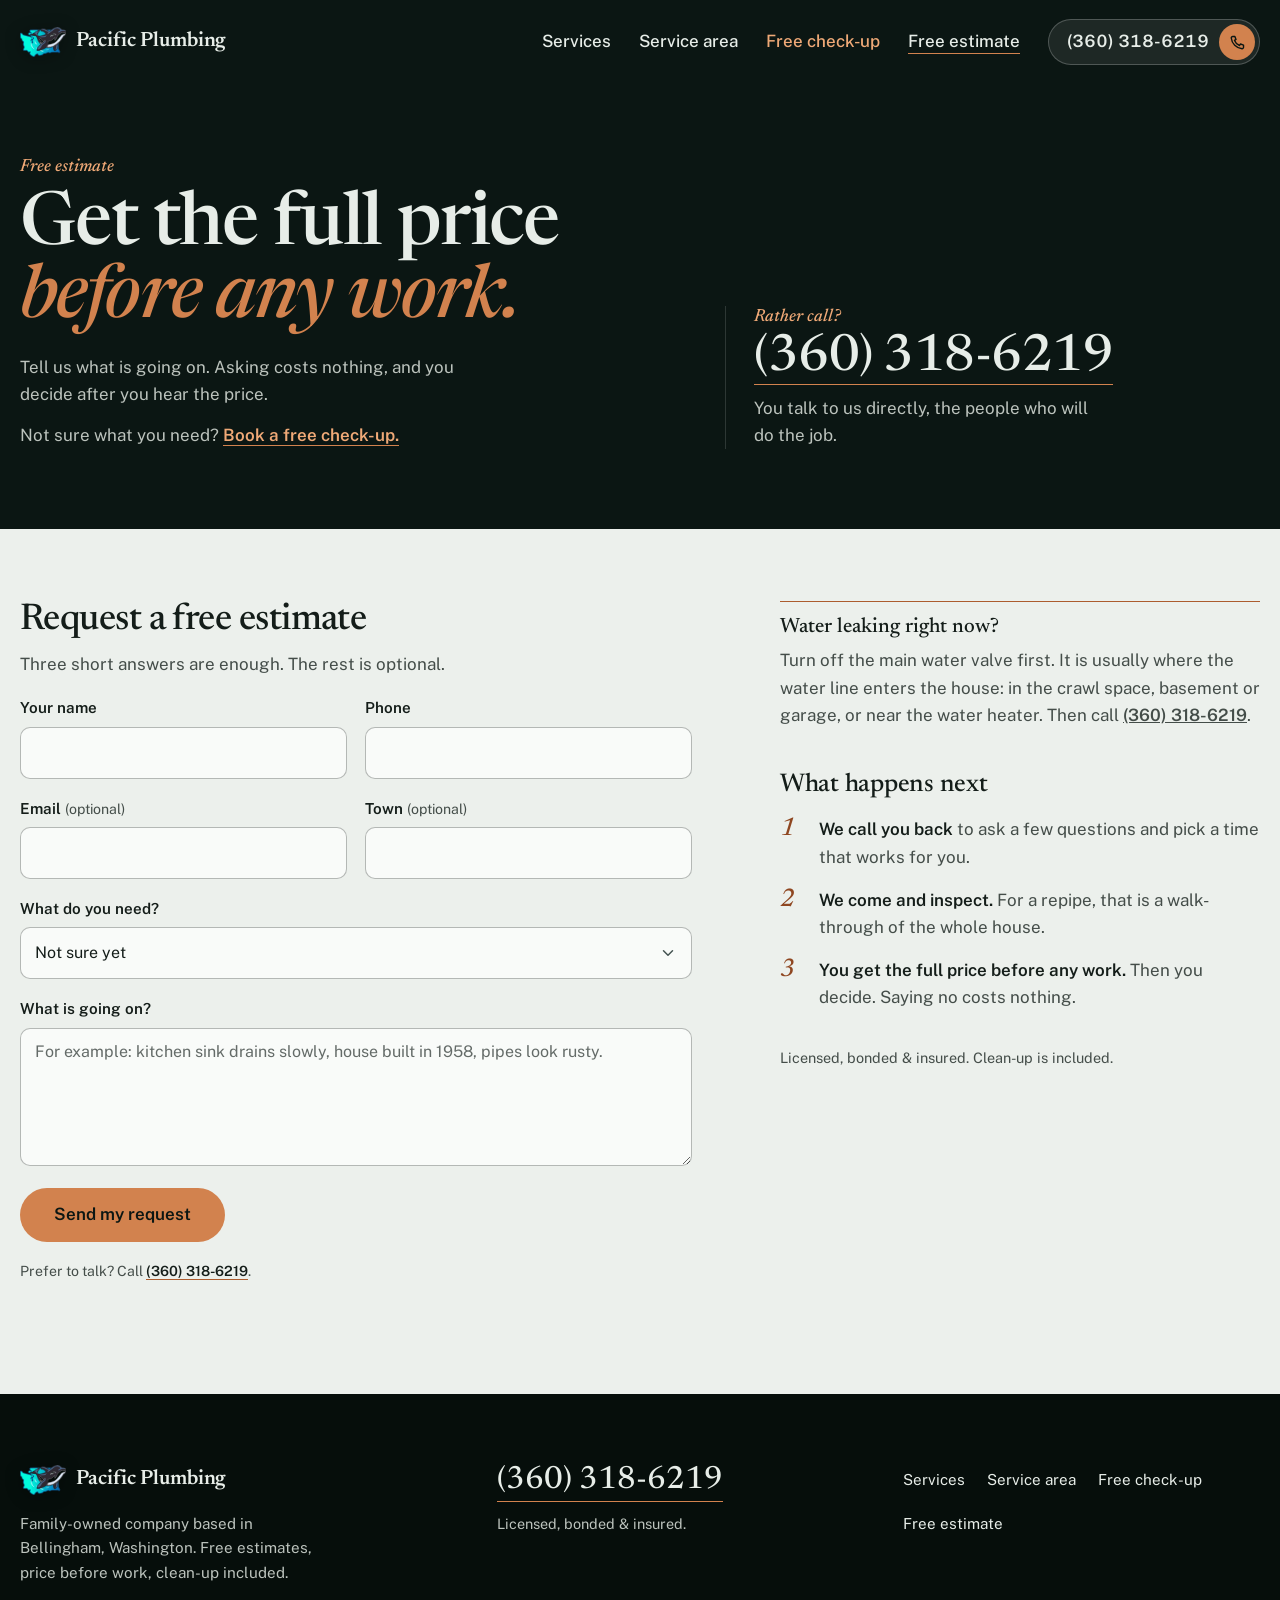
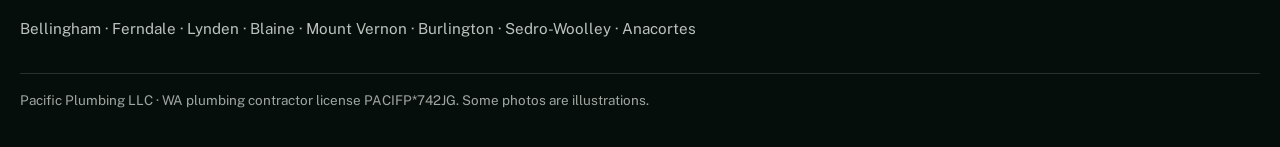
<file: estimate.html>
<!doctype html>
<html lang="en">
<head>
<meta charset="utf-8">
<meta name="viewport" content="width=device-width, initial-scale=1, viewport-fit=cover">
<title>Free estimate | Pacific Plumbing, Bellingham WA</title>
<meta name="description" content="Request a free plumbing estimate or book a free plumbing check-up in Bellingham, Whatcom and Skagit counties. You get the full price before any work starts. Or call (360) 318-6219.">
<link rel="canonical" href="https://pacificplumbingwa.com/estimate.html">
<meta property="og:type" content="website">
<meta property="og:site_name" content="Pacific Plumbing">
<meta property="og:title" content="Free estimate | Pacific Plumbing, Bellingham WA">
<meta property="og:description" content="Request a free plumbing estimate or book a free plumbing check-up in Bellingham, Whatcom and Skagit counties. You get the full price before any work starts. Or call (360) 318-6219.">
<meta property="og:url" content="https://pacificplumbingwa.com/estimate.html">
<meta property="og:image" content="https://pacificplumbingwa.com/img/og.jpg">
<meta name="twitter:card" content="summary_large_image">
<meta name="theme-color" content="#14201d">
<link rel="icon" href="img/favicon.png">
<link rel="preconnect" href="https://fonts.googleapis.com">
<link rel="preconnect" href="https://fonts.gstatic.com" crossorigin>
<link href="https://fonts.googleapis.com/css2?family=Newsreader:ital,opsz,wght@0,6..72,400;0,6..72,500;0,6..72,600;1,6..72,400;1,6..72,500&family=Public+Sans:wght@400;500;600&display=swap" rel="stylesheet">
<link rel="stylesheet" href="style.css">
</head>
<body>
<a class="skip" href="#main">Skip to content</a>

<header class="site-head" data-header>
  <nav class="wrap nav" aria-label="Main">
    <a class="brand" href="index.html"><img src="img/mark.png" width="240" height="160" alt=""><b>Pacific Plumbing</b></a>
    <ul class="nav-links">
      <li><a href="services.html">Services</a></li>
      <li><a href="index.html#area">Service area</a></li>
      <li><a class="nav-offer" href="estimate.html?service=checkup">Free check-up</a></li>
      <li><a href="estimate.html" aria-current="page"><span class="xl-only">Free estimate</span><span class="xl-hide">Estimate</span></a></li>
    </ul>
    <a class="phone" href="tel:+13603186219" aria-label="Call (360) 318-6219"><span>(360) 318-6219</span><i><svg viewBox="0 0 24 24" fill="none" stroke="currentColor" stroke-width="2" stroke-linecap="round" stroke-linejoin="round" aria-hidden="true"><path d="M5.2 3.5h3.1l1.6 4.2-2.1 1.4a12.3 12.3 0 0 0 7.1 7.1l1.4-2.1 4.2 1.6v3.1a2 2 0 0 1-2.1 2A16.9 16.9 0 0 1 3.2 5.6a2 2 0 0 1 2-2.1Z"/></svg></i></a>
    <details class="menu">
      <summary><span class="sr-only">Menu</span><svg class="bars" viewBox="0 0 24 24" fill="none" stroke="currentColor" stroke-width="1.8" stroke-linecap="round" aria-hidden="true"><path d="M4 7h16M4 12h16M4 17h10"/></svg><svg class="x" viewBox="0 0 24 24" fill="none" stroke="currentColor" stroke-width="1.8" stroke-linecap="round" aria-hidden="true"><path d="M6 6l12 12M18 6 6 18"/></svg></summary>
      <div class="menu-panel">
        <a href="services.html">Services</a>
        <a href="index.html#area">Service area</a>
        <a href="estimate.html?service=checkup">Free check-up</a>
        <a href="estimate.html" aria-current="page">Free estimate</a>
        <a href="tel:+13603186219">Call (360) 318-6219</a>
      </div>
    </details>
  </nav>
</header>

<main id="main">
  <section class="page-top page-top--night night" aria-labelledby="est-h">
    <div class="wrap page-top-grid">
      <div>
        <p class="place">Free estimate</p>
        <h1 class="h1-page" id="est-h">Get the full price <em>before any work.</em></h1>
        <p class="lede">Tell us what is going on. Asking costs nothing, and you decide after you hear the price.</p>
        <p class="nudge">Not sure what you need? <a href="estimate.html?service=checkup">Book a free check-up.</a></p>
      </div>
      <div class="rather">
        <p class="place">Rather call?</p>
        <a class="big-phone" href="tel:+13603186219">(360) 318-6219</a>
        <p class="muted">You talk to us directly, the people who will do the job.</p>
      </div>
    </div>
  </section>

  <section class="est" aria-label="Request a free estimate">
    <div class="wrap est-grid">
      <div class="note urgent" role="note">
        <b>Water leaking right now?</b>
        <p>Turn off the main water valve first. It is usually where the water line enters the house: in the crawl space, basement or garage, or near the water heater. Then call <a href="tel:+13603186219">(360) 318-6219</a>.</p>
      </div>

      <div class="form-col">
        <form class="form" id="request" data-form novalidate data-key="10bbbf7d-937d-43b6-ac4c-7686af235cfa" data-to="pacifichomesservice@gmail.com" aria-labelledby="form-h">
          <h2 class="form-head" id="form-h">Request a free estimate</h2>
          <p class="form-sub">Three short answers are enough. The rest is optional.</p>
          <div class="row2">
            <div class="field">
              <label for="f-name">Your name</label>
              <input id="f-name" name="name" type="text" autocomplete="name" data-required>
              <span class="err">Please add your name.</span>
            </div>
            <div class="field">
              <label for="f-phone">Phone</label>
              <input id="f-phone" name="phone" type="tel" inputmode="tel" autocomplete="tel" data-required>
              <span class="err">Please add a phone number with area code.</span>
            </div>
          </div>
          <div class="row2">
            <div class="field">
              <label for="f-email">Email <small>(optional)</small></label>
              <input id="f-email" name="email" type="email" autocomplete="email">
            </div>
            <div class="field">
              <label for="f-town">Town <small>(optional)</small></label>
              <input id="f-town" name="town" type="text" list="town-list" autocomplete="address-level2">
              <datalist id="town-list">
                <option value="Bellingham"><option value="Ferndale"><option value="Lynden"><option value="Blaine">
                <option value="Mount Vernon"><option value="Burlington"><option value="Sedro-Woolley"><option value="Anacortes">
              </datalist>
            </div>
          </div>
          <div class="field">
            <label for="f-service">What do you need?</label>
            <select id="f-service" name="service">
              <option value="">Not sure yet</option>
              <option value="checkup">Free plumbing check-up</option>
              <option value="repipe">Whole-home repiping</option>
              <option value="drains">Drain cleaning</option>
              <option value="water-heaters">Water heater</option>
              <option value="leaks">Leak detection &amp; repair</option>
              <option value="repairs">Repairs &amp; fixtures</option>
            </select>
          </div>
          <div class="field">
            <label for="f-issue">What is going on?</label>
            <textarea id="f-issue" name="issue" rows="5" data-required placeholder="For example: kitchen sink drains slowly, house built in 1958, pipes look rusty."></textarea>
            <span class="err">A few words are enough.</span>
          </div>
          <input type="checkbox" name="botcheck" class="hp" tabindex="-1" autocomplete="off" aria-hidden="true">
          <button class="btn" type="submit">Send my request</button>
          <p class="form-error" data-form-error hidden tabindex="-1">Sorry, the request did not go through. Please call <a href="tel:+13603186219">(360) 318-6219</a>.</p>
          <p class="form-fine">Prefer to talk? Call <a href="tel:+13603186219">(360) 318-6219</a>.</p>
        </form>

        <div data-success tabindex="-1" role="status">
          <h2>Thank you. <em>We have your request.</em></h2>
          <p>We will call you back to ask a few questions and set a time to look. If water is leaking, turn off the main valve and call (360) 318-6219.</p>
        </div>
      </div>

      <aside class="aside" aria-labelledby="next-h">
        <div>
          <h2 id="next-h">What happens next</h2>
          <ol class="steps">
            <li><p><b>We call you back</b> to ask a few questions and pick a time that works for you.</p></li>
            <li><p><b>We come and inspect.</b> For a repipe, that is a walk-through of the whole house.</p></li>
            <li><p><b>You get the full price before any work.</b> Then you decide. Saying no costs nothing.</p></li>
          </ol>
        </div>
        <p class="small muted">Licensed, bonded &amp; insured. Clean-up is included.</p>
      </aside>
    </div>
  </section>
</main>

<footer class="foot">
  <div class="wrap foot-grid">
    <div>
      <a class="brand" href="index.html"><img src="img/mark.png" width="240" height="160" alt=""><b>Pacific Plumbing</b></a>
      <p class="foot-tag">Family-owned company based in Bellingham, Washington. Free estimates, price before work, clean-up included.</p>
    </div>
    <div>
      <a class="foot-phone" href="tel:+13603186219">(360) 318-6219</a>
      <p class="small" style="margin-top:10px">Licensed, bonded &amp; insured.</p>
    </div>
    <ul class="foot-links">
      <li><a href="services.html">Services</a></li>
      <li><a href="index.html#area">Service area</a></li>
      <li><a href="estimate.html?service=checkup">Free check-up</a></li>
      <li><a href="estimate.html" aria-current="page">Free estimate</a></li>
    </ul>
    <p class="foot-towns">Bellingham · Ferndale · Lynden · Blaine · Mount&nbsp;Vernon · Burlington · <span class="nw">Sedro-Woolley</span> · Anacortes</p>
    <p class="fine">Pacific Plumbing LLC · WA plumbing contractor license PACIFP*742JG. Some photos are illustrations.</p>
  </div>
</footer>

<div class="callbar">
  <a href="tel:+13603186219"><svg viewBox="0 0 24 24" fill="none" stroke="currentColor" stroke-width="2" stroke-linecap="round" stroke-linejoin="round" aria-hidden="true"><path d="M5.2 3.5h3.1l1.6 4.2-2.1 1.4a12.3 12.3 0 0 0 7.1 7.1l1.4-2.1 4.2 1.6v3.1a2 2 0 0 1-2.1 2A16.9 16.9 0 0 1 3.2 5.6a2 2 0 0 1 2-2.1Z"/></svg>Call now</a>
  <a href="estimate.html?service=checkup">Free check-up</a>
</div>
<script src="assets/app.js" defer></script>
<script>
/* ?service=<id> preselects the job and starts the problem box (ids match services.html anchors).
   ?service=checkup turns the page into "book a free plumbing check-up" (door hanger QR lands here).
   Runs inline before app.js, so the page never flashes the estimate wording. */
(function () {
  var s = new URLSearchParams(location.search).get('service');
  var alias = { 'water-heater': 'water-heaters', leak: 'leaks', repair: 'repairs', 'check-up': 'checkup' };
  s = alias[s] || s;
  var topics = { checkup: 'Free plumbing check-up. ', repipe: 'Repipe quote: ', drains: 'Clogged drain: ', 'water-heaters': 'Water heater: ', leaks: 'Possible leak: ', repairs: 'Repair: ' };
  if (!topics.hasOwnProperty(s)) return;
  var sel = document.getElementById('f-service');
  var issue = document.getElementById('f-issue');
  if (sel) sel.value = s;
  if (issue && !issue.value) issue.value = topics[s];
  if (s !== 'checkup') return;

  function html(q, v) { var el = document.querySelector(q); if (el) el.innerHTML = v; }
  html('.page-top .place', 'Free check-up');
  html('#est-h', 'Your free plumbing <em>check-up.</em>');
  html('.page-top .lede', 'We inspect your pipes, water heater, drains and shut-off valves, and tell you what we find. No charge, no pressure. Free estimate on any repair.');
  html('#form-h', 'Book your free check-up');
  html('.form-sub', 'Your name, phone and a few words are enough. We call you back to set a time.');
  html('#request [type="submit"]', 'Book my free check-up');
  var steps = document.querySelectorAll('.aside .steps li p');
  if (steps[1]) steps[1].innerHTML = '<b>We come and inspect</b> your pipes, water heater, drains and shut-off valves.';
  if (steps[2]) steps[2].innerHTML = '<b>You hear what we found.</b> If something needs a repair, the estimate is free and you decide.';
  html('[data-success] h2', 'Thank you. <em>Your check-up request is in.</em>');
  html('[data-success] p', 'We will call you back to set a time for your free check-up. If water is leaking, turn off the main valve and call (360) 318-6219.');
  var nudge = document.querySelector('.nudge');
  if (nudge) nudge.hidden = true;
  var bar = document.querySelector('.callbar a:last-child');
  if (bar) bar.setAttribute('href', '#request');
  /* the check-up link in the menus is now the current page */
  document.querySelectorAll('a[aria-current="page"]').forEach(function (a) { a.removeAttribute('aria-current'); });
  document.querySelectorAll('.nav-links a[href$="service=checkup"], .menu-panel a[href$="service=checkup"], .foot-links a[href$="service=checkup"]').forEach(function (a) { a.setAttribute('aria-current', 'page'); });
  var sec = document.querySelector('.est');
  if (sec) sec.setAttribute('aria-label', 'Book a free plumbing check-up');
  document.title = 'Free plumbing check-up | Pacific Plumbing, Bellingham WA';
})();
</script>
</body>
</html>
</file>
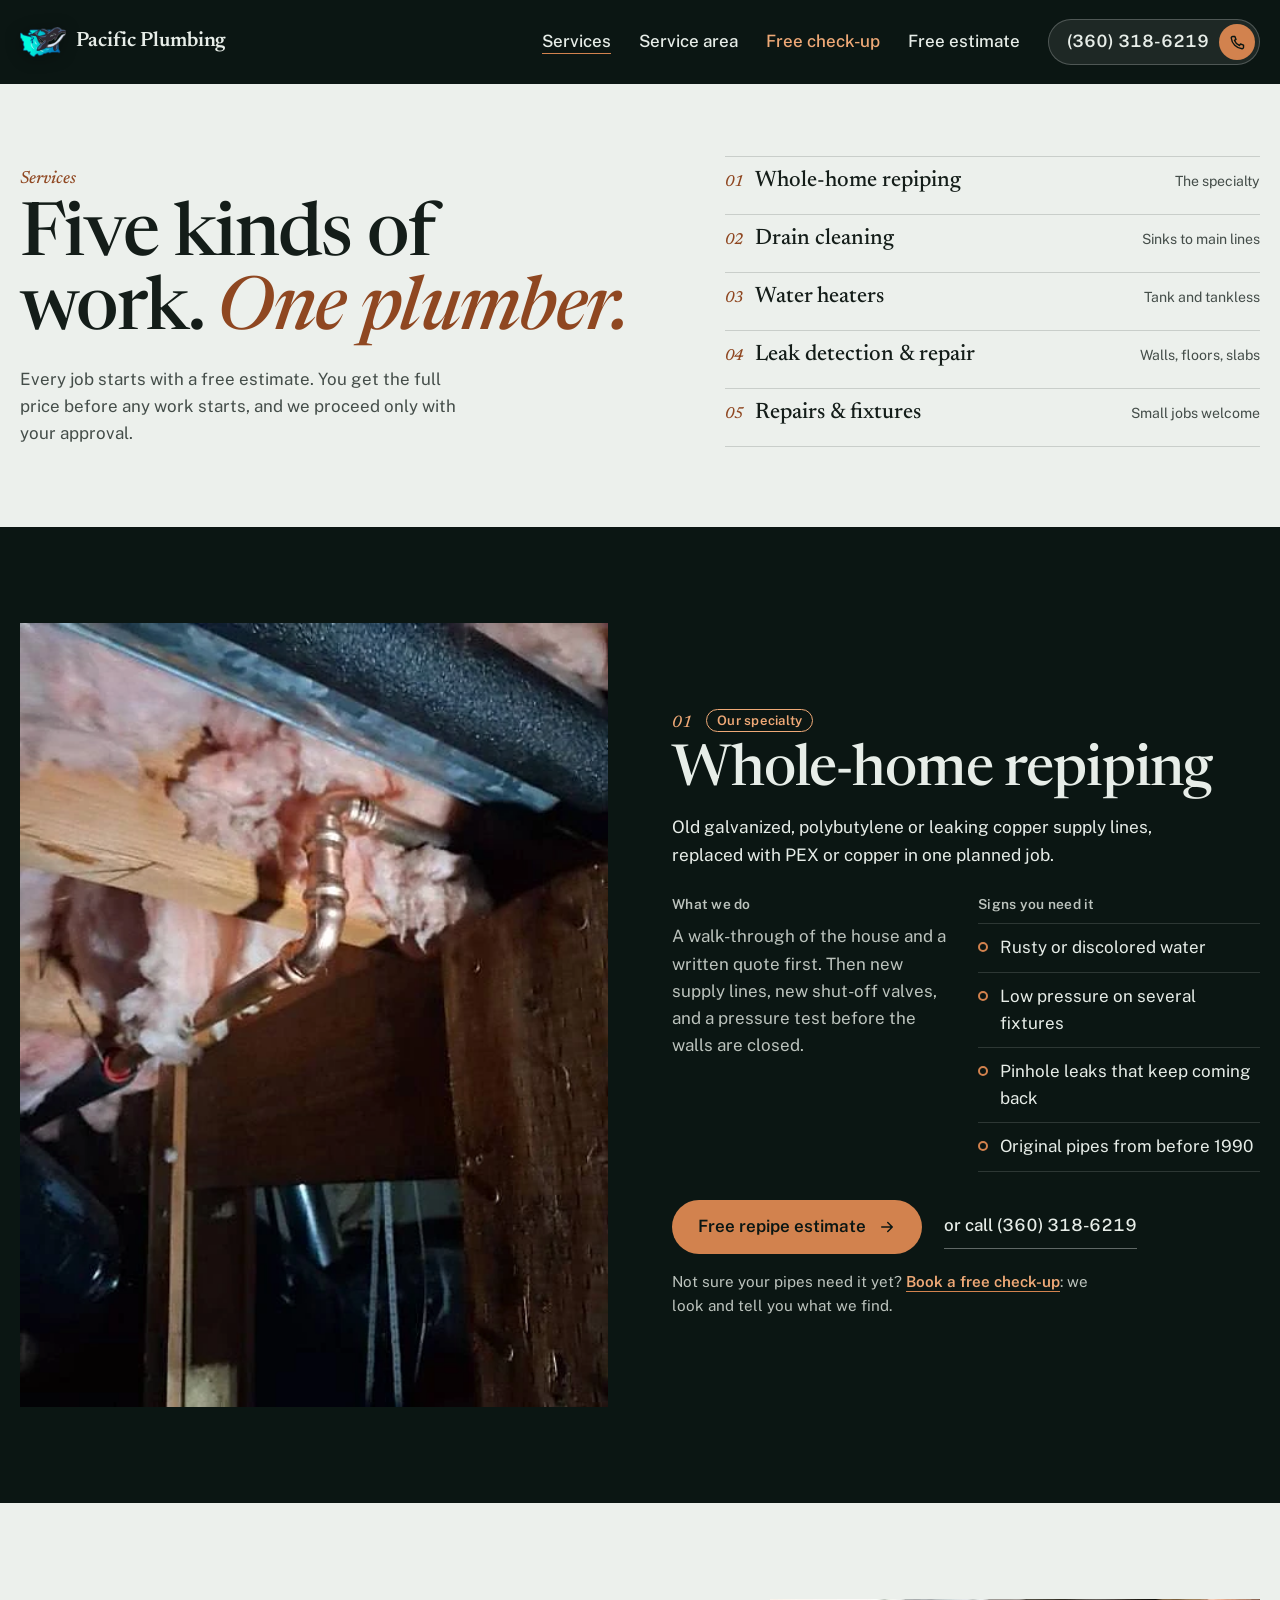
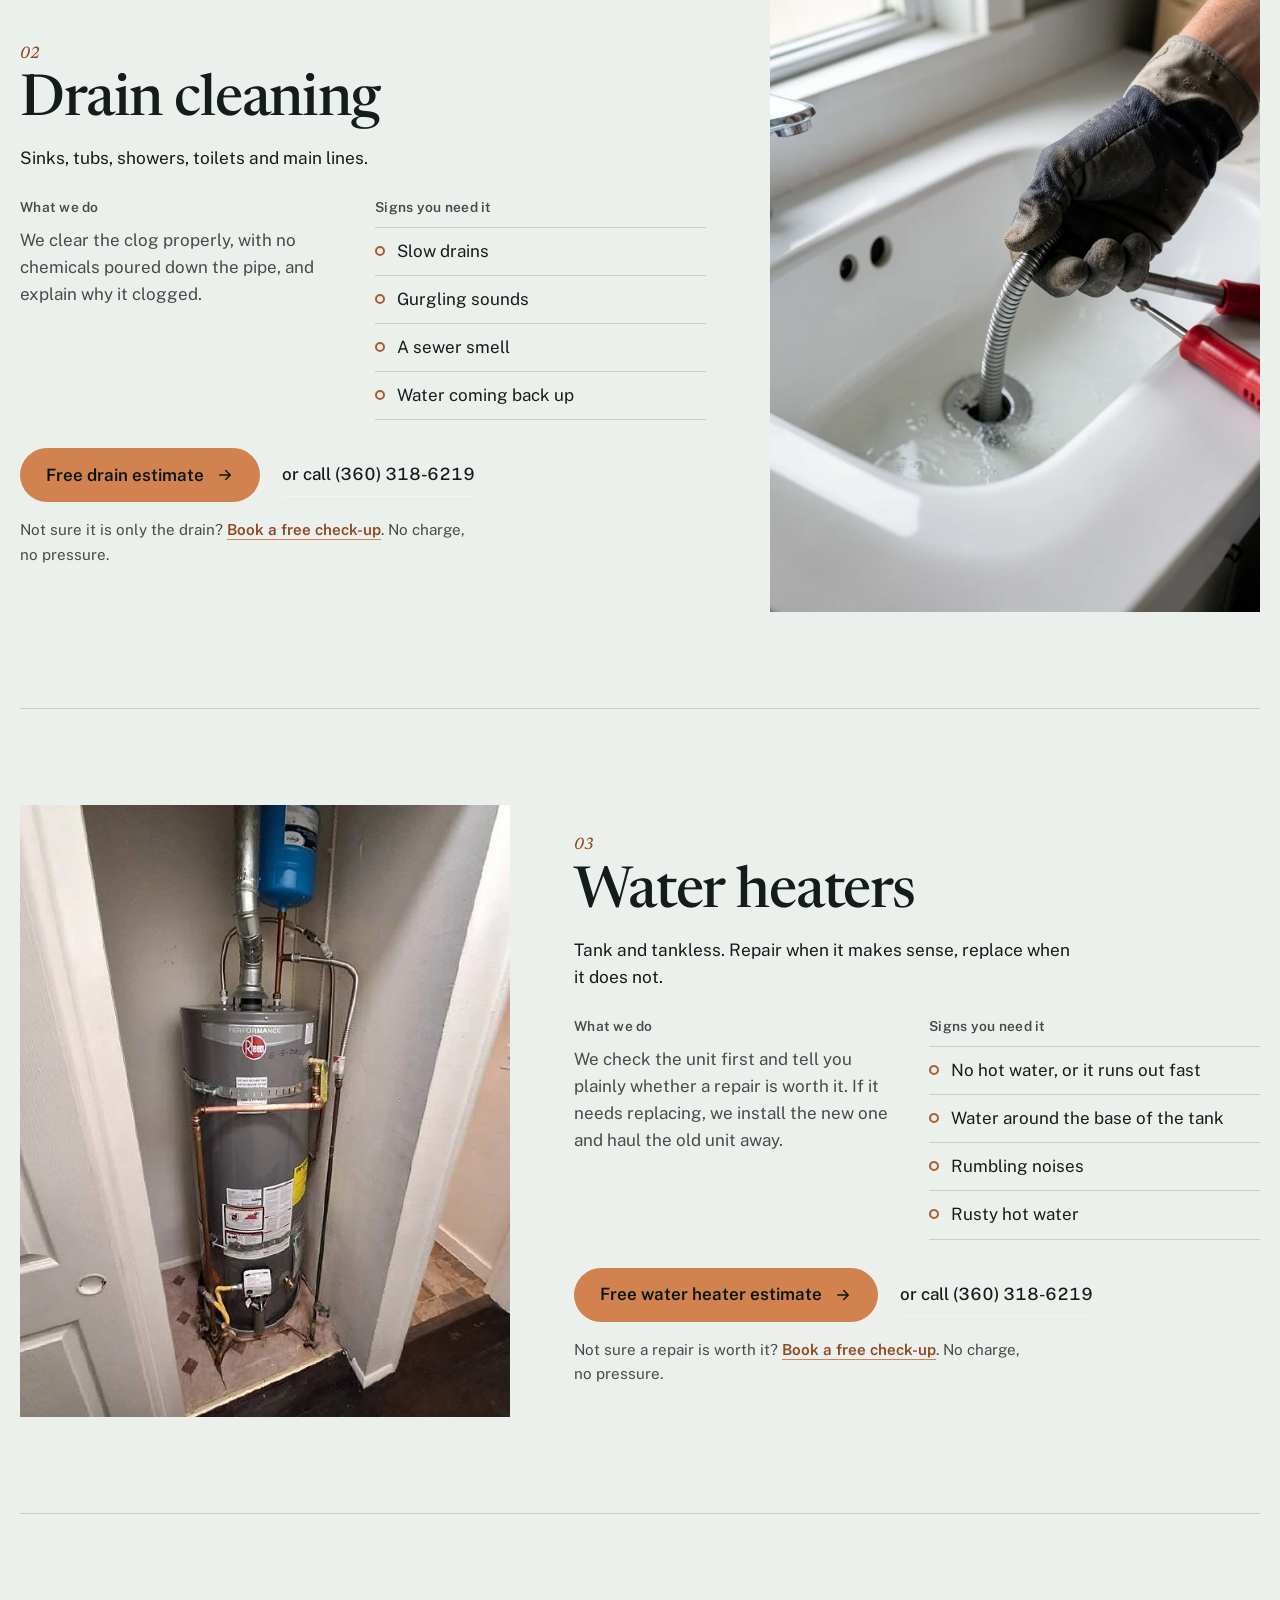
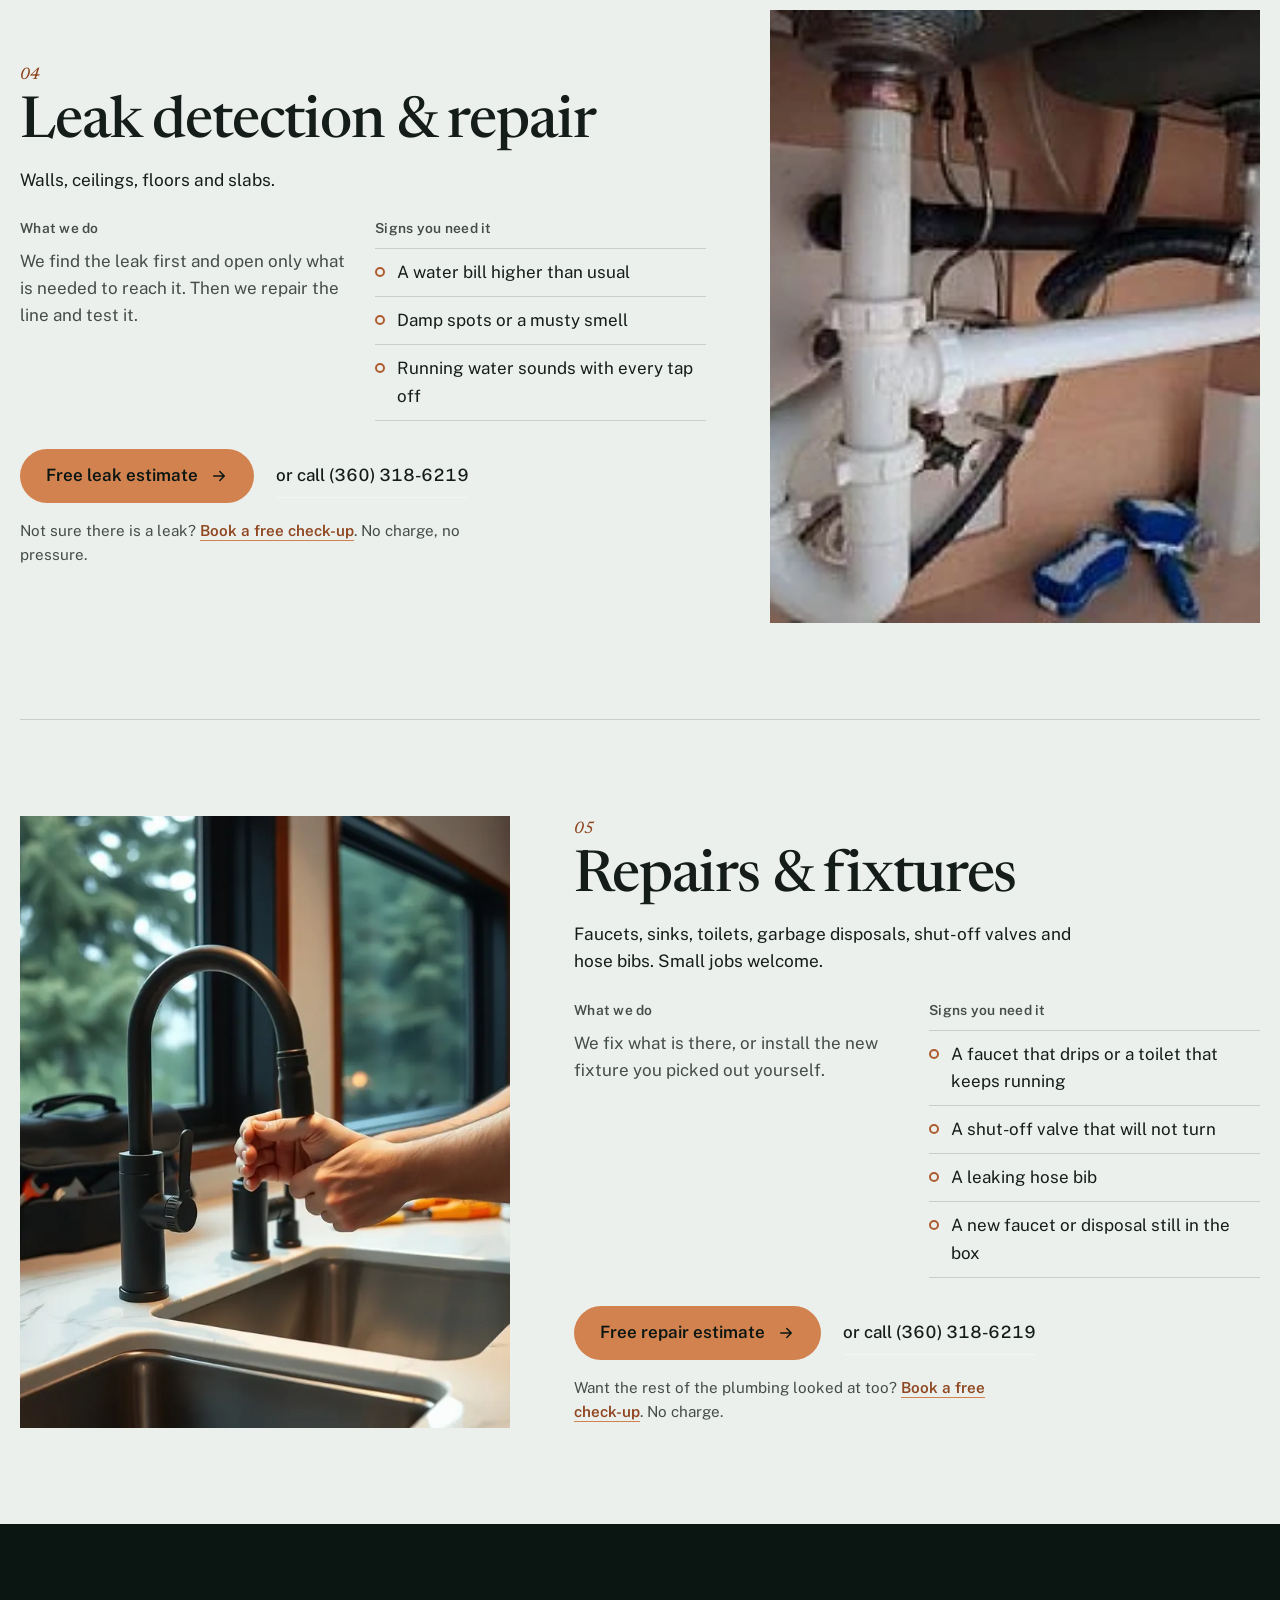
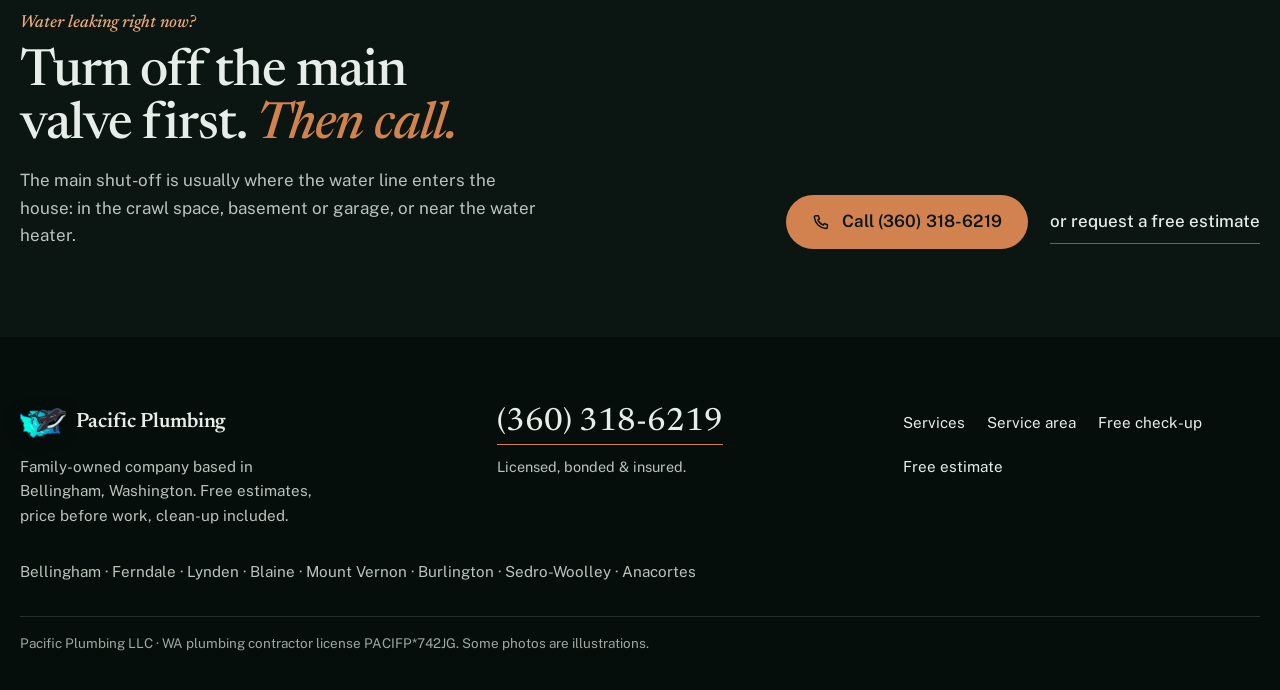
<file: services.html>
<!doctype html>
<html lang="en">
<head>
<meta charset="utf-8">
<meta name="viewport" content="width=device-width, initial-scale=1, viewport-fit=cover">
<title>Services: repiping, drains, water heaters, leaks, repairs | Pacific Plumbing, Bellingham</title>
<meta name="description" content="Whole-home repiping, drain cleaning, water heaters, leak detection and everyday repairs in Bellingham, Whatcom and Skagit counties. Free plumbing check-up, and a free estimate with the full price before any work.">
<link rel="canonical" href="https://pacificplumbingwa.com/services.html">
<meta property="og:type" content="website">
<meta property="og:site_name" content="Pacific Plumbing">
<meta property="og:title" content="Services: repiping, drains, water heaters, leaks, repairs | Pacific Plumbing, Bellingham">
<meta property="og:description" content="Whole-home repiping, drain cleaning, water heaters, leak detection and everyday repairs in Bellingham, Whatcom and Skagit counties. Free plumbing check-up, and a free estimate with the full price before any work.">
<meta property="og:url" content="https://pacificplumbingwa.com/services.html">
<meta property="og:image" content="https://pacificplumbingwa.com/img/og.jpg">
<meta name="twitter:card" content="summary_large_image">
<meta name="theme-color" content="#14201d">
<link rel="icon" href="img/favicon.png">
<link rel="preconnect" href="https://fonts.googleapis.com">
<link rel="preconnect" href="https://fonts.gstatic.com" crossorigin>
<link href="https://fonts.googleapis.com/css2?family=Newsreader:ital,opsz,wght@0,6..72,400;0,6..72,500;0,6..72,600;1,6..72,400;1,6..72,500&family=Public+Sans:wght@400;500;600&display=swap" rel="stylesheet">
<link rel="stylesheet" href="style.css">
</head>
<body>
<a class="skip" href="#main">Skip to content</a>

<header class="site-head" data-header>
  <nav class="wrap nav" aria-label="Main">
    <a class="brand" href="index.html"><img src="img/mark.png" width="240" height="160" alt=""><b>Pacific Plumbing</b></a>
    <ul class="nav-links">
      <li><a href="services.html" aria-current="page">Services</a></li>
      <li><a href="index.html#area">Service area</a></li>
      <li><a class="nav-offer" href="estimate.html?service=checkup">Free check-up</a></li>
      <li><a href="estimate.html"><span class="xl-only">Free estimate</span><span class="xl-hide">Estimate</span></a></li>
    </ul>
    <a class="phone" href="tel:+13603186219" aria-label="Call (360) 318-6219"><span>(360) 318-6219</span><i><svg viewBox="0 0 24 24" fill="none" stroke="currentColor" stroke-width="2" stroke-linecap="round" stroke-linejoin="round" aria-hidden="true"><path d="M5.2 3.5h3.1l1.6 4.2-2.1 1.4a12.3 12.3 0 0 0 7.1 7.1l1.4-2.1 4.2 1.6v3.1a2 2 0 0 1-2.1 2A16.9 16.9 0 0 1 3.2 5.6a2 2 0 0 1 2-2.1Z"/></svg></i></a>
    <details class="menu">
      <summary><span class="sr-only">Menu</span><svg class="bars" viewBox="0 0 24 24" fill="none" stroke="currentColor" stroke-width="1.8" stroke-linecap="round" aria-hidden="true"><path d="M4 7h16M4 12h16M4 17h10"/></svg><svg class="x" viewBox="0 0 24 24" fill="none" stroke="currentColor" stroke-width="1.8" stroke-linecap="round" aria-hidden="true"><path d="M6 6l12 12M18 6 6 18"/></svg></summary>
      <div class="menu-panel">
        <a href="services.html" aria-current="page">Services</a>
        <a href="index.html#area">Service area</a>
        <a href="estimate.html?service=checkup">Free check-up</a>
        <a href="estimate.html">Free estimate</a>
        <a href="tel:+13603186219">Call (360) 318-6219</a>
      </div>
    </details>
  </nav>
</header>

<main id="main">
  <section class="page-top" aria-labelledby="top-h">
    <div class="wrap page-top-grid">
      <div>
        <p class="place">Services</p>
        <h1 class="h1-page" id="top-h">Five kinds of work. <em>One plumber.</em></h1>
        <p class="lede">Every job starts with a free estimate. You get the full price before any work starts, and we proceed only with your approval.</p>
      </div>
      <nav aria-label="Services on this page">
        <ol class="index">
          <li><a href="#repipe"><span class="nm"><span class="n">01</span><b>Whole-home repiping</b></span><span>The specialty</span></a></li>
          <li><a href="#drains"><span class="nm"><span class="n">02</span><b>Drain cleaning</b></span><span>Sinks to main lines</span></a></li>
          <li><a href="#water-heaters"><span class="nm"><span class="n">03</span><b>Water heaters</b></span><span>Tank and tankless</span></a></li>
          <li><a href="#leaks"><span class="nm"><span class="n">04</span><b>Leak detection &amp; repair</b></span><span>Walls, floors, slabs</span></a></li>
          <li><a href="#repairs"><span class="nm"><span class="n">05</span><b>Repairs &amp; fixtures</b></span><span>Small jobs welcome</span></a></li>
        </ol>
      </nav>
    </div>
  </section>

  <article class="svc svc-feature night" id="repipe" aria-labelledby="repipe-h">
    <div class="wrap svc-grid">
      <figure class="svc-photo"><img src="img/real-repipe.webp" width="477" height="636" loading="lazy" alt="New copper water line with press fittings run along a floor joist"></figure>
      <div class="svc-text reveal">
        <p class="svc-n">01 <span>Our specialty</span></p>
        <h2 id="repipe-h">Whole-home repiping</h2>
        <p class="svc-lede">Old galvanized, polybutylene or leaking copper supply lines, replaced with PEX or copper in one planned job.</p>
        <div class="svc-cols">
          <div>
            <h3>What we do</h3>
            <p>A walk-through of the house and a written quote first. Then new supply lines, new shut-off valves, and a pressure test before the walls are closed.</p>
          </div>
          <div>
            <h3>Signs you need it</h3>
            <ul class="signs">
              <li>Rusty or discolored water</li>
              <li>Low pressure on several fixtures</li>
              <li>Pinhole leaks that keep coming back</li>
              <li>Original pipes from before 1990</li>
            </ul>
          </div>
        </div>
        <div class="cta">
          <a class="btn" href="estimate.html?service=repipe">Free repipe estimate <svg viewBox="0 0 24 24" fill="none" stroke="currentColor" stroke-width="2" stroke-linecap="round" stroke-linejoin="round" aria-hidden="true"><path d="M5 12h14M13 6l6 6-6 6"/></svg></a>
          <a class="link" href="tel:+13603186219">or call (360) 318-6219</a>
        </div>
        <p class="svc-check">Not sure your pipes need it yet? <a href="estimate.html?service=checkup">Book a free check-up</a>: we look and tell you what we find.</p>
      </div>
    </div>
  </article>

  <article class="svc flip" id="drains" aria-labelledby="drains-h">
    <div class="wrap svc-grid">
      <figure class="svc-photo"><img src="img/drain2-800.webp" srcset="img/drain2-480.webp 480w, img/drain2-800.webp 800w" sizes="(min-width:900px) 40vw, 100vw" width="800" height="1000" loading="lazy" alt="Gloved hands feeding a drain snake into a clogged bathroom sink"></figure>
      <div class="svc-text reveal">
        <p class="svc-n">02</p>
        <h2 id="drains-h">Drain cleaning</h2>
        <p class="svc-lede">Sinks, tubs, showers, toilets and main lines.</p>
        <div class="svc-cols">
          <div>
            <h3>What we do</h3>
            <p>We clear the clog properly, with no chemicals poured down the pipe, and explain why it clogged.</p>
          </div>
          <div>
            <h3>Signs you need it</h3>
            <ul class="signs">
              <li>Slow drains</li>
              <li>Gurgling sounds</li>
              <li>A sewer smell</li>
              <li>Water coming back up</li>
            </ul>
          </div>
        </div>
        <div class="cta">
          <a class="btn" href="estimate.html?service=drains">Free drain estimate <svg viewBox="0 0 24 24" fill="none" stroke="currentColor" stroke-width="2" stroke-linecap="round" stroke-linejoin="round" aria-hidden="true"><path d="M5 12h14M13 6l6 6-6 6"/></svg></a>
          <a class="link" href="tel:+13603186219">or call (360) 318-6219</a>
        </div>
        <p class="svc-check">Not sure it is only the drain? <a href="estimate.html?service=checkup">Book a free check-up</a>. No charge, no pressure.</p>
      </div>
    </div>
  </article>

  <article class="svc" id="water-heaters" aria-labelledby="heaters-h">
    <div class="wrap svc-grid">
      <figure class="svc-photo"><img src="img/real-heater.webp" width="608" height="800" loading="lazy" alt="Newly installed Rheem gas water heater with copper connections and expansion tank"></figure>
      <div class="svc-text reveal">
        <p class="svc-n">03</p>
        <h2 id="heaters-h">Water heaters</h2>
        <p class="svc-lede">Tank and tankless. Repair when it makes sense, replace when it does not.</p>
        <div class="svc-cols">
          <div>
            <h3>What we do</h3>
            <p>We check the unit first and tell you plainly whether a repair is worth it. If it needs replacing, we install the new one and haul the old unit away.</p>
          </div>
          <div>
            <h3>Signs you need it</h3>
            <ul class="signs">
              <li>No hot water, or it runs out fast</li>
              <li>Water around the base of the tank</li>
              <li>Rumbling noises</li>
              <li>Rusty hot water</li>
            </ul>
          </div>
        </div>
        <div class="cta">
          <a class="btn" href="estimate.html?service=water-heaters">Free water heater estimate <svg viewBox="0 0 24 24" fill="none" stroke="currentColor" stroke-width="2" stroke-linecap="round" stroke-linejoin="round" aria-hidden="true"><path d="M5 12h14M13 6l6 6-6 6"/></svg></a>
          <a class="link" href="tel:+13603186219">or call (360) 318-6219</a>
        </div>
        <p class="svc-check">Not sure a repair is worth it? <a href="estimate.html?service=checkup">Book a free check-up</a>. No charge, no pressure.</p>
      </div>
    </div>
  </article>

  <article class="svc flip" id="leaks" aria-labelledby="leaks-h">
    <div class="wrap svc-grid">
      <figure class="svc-photo"><img src="img/real-sink.webp" width="320" height="240" loading="lazy" alt="New PVC drain and trap under a kitchen sink"></figure>
      <div class="svc-text reveal">
        <p class="svc-n">04</p>
        <h2 id="leaks-h">Leak detection &amp; repair</h2>
        <p class="svc-lede">Walls, ceilings, floors and slabs.</p>
        <div class="svc-cols">
          <div>
            <h3>What we do</h3>
            <p>We find the leak first and open only what is needed to reach it. Then we repair the line and test it.</p>
          </div>
          <div>
            <h3>Signs you need it</h3>
            <ul class="signs">
              <li>A water bill higher than usual</li>
              <li>Damp spots or a musty smell</li>
              <li>Running water sounds with every tap off</li>
            </ul>
          </div>
        </div>
        <div class="cta">
          <a class="btn" href="estimate.html?service=leaks">Free leak estimate <svg viewBox="0 0 24 24" fill="none" stroke="currentColor" stroke-width="2" stroke-linecap="round" stroke-linejoin="round" aria-hidden="true"><path d="M5 12h14M13 6l6 6-6 6"/></svg></a>
          <a class="link" href="tel:+13603186219">or call (360) 318-6219</a>
        </div>
        <p class="svc-check">Not sure there is a leak? <a href="estimate.html?service=checkup">Book a free check-up</a>. No charge, no pressure.</p>
      </div>
    </div>
  </article>

  <article class="svc" id="repairs" aria-labelledby="repairs-h">
    <div class="wrap svc-grid">
      <figure class="svc-photo"><img src="img/fixture-800.webp" srcset="img/fixture-480.webp 480w, img/fixture-800.webp 800w" sizes="(min-width:900px) 40vw, 100vw" width="800" height="800" loading="lazy" alt="Hands installing a black kitchen faucet"></figure>
      <div class="svc-text reveal">
        <p class="svc-n">05</p>
        <h2 id="repairs-h">Repairs &amp; fixtures</h2>
        <p class="svc-lede">Faucets, sinks, toilets, garbage disposals, shut-off valves and hose bibs. Small jobs welcome.</p>
        <div class="svc-cols">
          <div>
            <h3>What we do</h3>
            <p>We fix what is there, or install the new fixture you picked out yourself.</p>
          </div>
          <div>
            <h3>Signs you need it</h3>
            <ul class="signs">
              <li>A faucet that drips or a toilet that keeps running</li>
              <li>A shut-off valve that will not turn</li>
              <li>A leaking hose bib</li>
              <li>A new faucet or disposal still in the box</li>
            </ul>
          </div>
        </div>
        <div class="cta">
          <a class="btn" href="estimate.html?service=repairs">Free repair estimate <svg viewBox="0 0 24 24" fill="none" stroke="currentColor" stroke-width="2" stroke-linecap="round" stroke-linejoin="round" aria-hidden="true"><path d="M5 12h14M13 6l6 6-6 6"/></svg></a>
          <a class="link" href="tel:+13603186219">or call (360) 318-6219</a>
        </div>
        <p class="svc-check">Want the rest of the plumbing looked at too? <a href="estimate.html?service=checkup">Book a free check-up</a>. No charge.</p>
      </div>
    </div>
  </article>

  <section class="urgent-band night" aria-labelledby="urgent-h">
    <div class="wrap urgent-grid">
      <div class="reveal">
        <p class="place">Water leaking right now?</p>
        <h2 class="h2" id="urgent-h">Turn off the main valve first. <em>Then call.</em></h2>
        <p class="muted">The main shut-off is usually where the water line enters the house: in the crawl space, basement or garage, or near the water heater.</p>
      </div>
      <div class="cta">
        <a class="btn" href="tel:+13603186219"><svg viewBox="0 0 24 24" fill="none" stroke="currentColor" stroke-width="2" stroke-linecap="round" stroke-linejoin="round" aria-hidden="true"><path d="M5.2 3.5h3.1l1.6 4.2-2.1 1.4a12.3 12.3 0 0 0 7.1 7.1l1.4-2.1 4.2 1.6v3.1a2 2 0 0 1-2.1 2A16.9 16.9 0 0 1 3.2 5.6a2 2 0 0 1 2-2.1Z"/></svg>Call (360) 318-6219</a>
        <a class="link" href="estimate.html">or request a free estimate</a>
      </div>
    </div>
  </section>
</main>

<footer class="foot">
  <div class="wrap foot-grid">
    <div>
      <a class="brand" href="index.html"><img src="img/mark.png" width="240" height="160" alt=""><b>Pacific Plumbing</b></a>
      <p class="foot-tag">Family-owned company based in Bellingham, Washington. Free estimates, price before work, clean-up included.</p>
    </div>
    <div>
      <a class="foot-phone" href="tel:+13603186219">(360) 318-6219</a>
      <p class="small" style="margin-top:10px">Licensed, bonded &amp; insured.</p>
    </div>
    <ul class="foot-links">
      <li><a href="services.html" aria-current="page">Services</a></li>
      <li><a href="index.html#area">Service area</a></li>
      <li><a href="estimate.html?service=checkup">Free check-up</a></li>
      <li><a href="estimate.html">Free estimate</a></li>
    </ul>
    <p class="foot-towns">Bellingham · Ferndale · Lynden · Blaine · Mount&nbsp;Vernon · Burlington · <span class="nw">Sedro-Woolley</span> · Anacortes</p>
    <p class="fine">Pacific Plumbing LLC · WA plumbing contractor license PACIFP*742JG. Some photos are illustrations.</p>
  </div>
</footer>

<div class="callbar">
  <a href="tel:+13603186219"><svg viewBox="0 0 24 24" fill="none" stroke="currentColor" stroke-width="2" stroke-linecap="round" stroke-linejoin="round" aria-hidden="true"><path d="M5.2 3.5h3.1l1.6 4.2-2.1 1.4a12.3 12.3 0 0 0 7.1 7.1l1.4-2.1 4.2 1.6v3.1a2 2 0 0 1-2.1 2A16.9 16.9 0 0 1 3.2 5.6a2 2 0 0 1 2-2.1Z"/></svg>Call now</a>
  <a href="estimate.html?service=checkup">Free check-up</a>
</div>
<script src="assets/app.js" defer></script>
</body>
</html>
</file>
<file: style.css>
/* Pacific Plumbing · Direction B "Rain city"
   Night evergreen-charcoal, fog white, new-copper accent.
   Newsreader (display, italic emphasis) + Public Sans (body). */

:root{
  --night: oklch(19% 0.018 170);
  --night-2: oklch(25% 0.02 170);
  --night-deep: oklch(15.5% 0.016 170);
  --fog: oklch(95% 0.006 150);
  --fog-2: oklch(91% 0.008 150);
  --paper: oklch(98.6% 0.003 150);
  --ink: oklch(22% 0.015 170);
  --ink-2: oklch(41% 0.012 170);
  --copper: oklch(68% 0.12 52);
  --copper-hi: oklch(73% 0.12 55);
  --copper-deep: oklch(56% 0.12 48);
  --copper-ink: oklch(48% 0.11 46);
  --copper-glow: oklch(79% 0.105 56);
  --on-night: oklch(94% 0.01 150);
  --on-night-2: oklch(81% 0.012 150);
  --line: oklch(22% 0.015 170 / .16);
  --line-strong: oklch(22% 0.015 170 / .3);
  --line-night: oklch(100% 0 0 / .14);
  --alert: oklch(50% 0.16 30);
  --serif: "Newsreader", Georgia, "Times New Roman", serif;
  --sans: "Public Sans", system-ui, -apple-system, "Segoe UI", Roboto, sans-serif;
  --ease: cubic-bezier(.22, 1, .36, 1);
  --head-h: 66px;
}

*, *::before, *::after{box-sizing:border-box}
html{-webkit-text-size-adjust:100%;scroll-behavior:smooth}
body{margin:0;background:var(--fog);color:var(--ink);font:400 17px/1.6 var(--sans);padding-bottom:76px;font-feature-settings:"kern"}
img{display:block;max-width:100%;height:auto}
a{color:inherit}
p{margin:0}
h1, h2, h3{margin:0;font-weight:500}
ul, ol{margin:0;padding:0}
button, input, select, textarea{font:inherit;color:inherit}
:focus-visible{outline:3px solid var(--copper);outline-offset:3px;border-radius:4px}
.wrap{width:min(1240px, 100% - 40px);margin-inline:auto}
[hidden]{display:none !important}
.nw{white-space:nowrap}
.sr-only{position:absolute;width:1px;height:1px;padding:0;margin:-1px;overflow:hidden;clip:rect(0 0 0 0);white-space:nowrap;border:0}
.skip{position:absolute;left:12px;top:-60px;z-index:50;background:var(--copper);color:var(--night);padding:10px 16px;border-radius:999px;font-weight:600;text-decoration:none}
.skip:focus{top:10px}
svg.i{width:18px;height:18px;flex:none}

/* ---------- Preview bar ---------- */
.preview{background:var(--night-deep);color:var(--on-night-2);text-align:center;padding:4px 12px;font-size:.74rem;line-height:1.4;letter-spacing:.01em;border-bottom:1px solid var(--line-night)}

/* ---------- Header ---------- */
.site-head{position:sticky;top:0;z-index:30;color:var(--on-night);background:var(--night);transition:background-color .35s var(--ease), box-shadow .35s var(--ease)}
.site-head.is-over{background:transparent}
.site-head.is-over .nav-links a, .site-head.is-over .brand b{text-shadow:0 1px 10px oklch(0% 0 0 / .55)}
.site-head.is-stuck{background:oklch(19% 0.018 170 / .97);box-shadow:0 1px 0 var(--line-night), 0 12px 30px -16px oklch(0% 0 0 / .6)}
.nav{display:flex;align-items:center;gap:10px;height:var(--head-h)}
.brand{display:flex;align-items:center;gap:10px;min-height:44px;margin-right:auto;text-decoration:none}
.brand img{width:42px;filter:drop-shadow(0 2px 8px oklch(0% 0 0 / .35))}
.brand b{font:600 1.16rem/1 var(--serif);letter-spacing:-.005em;white-space:nowrap}
.nav-links{display:none;list-style:none;gap:30px;font-weight:500}
.nav-links a{display:inline-flex;align-items:center;min-height:44px;text-decoration:none;white-space:nowrap}
.nav-links a:hover, .nav-links a[aria-current="page"]{text-decoration:underline;text-underline-offset:6px;text-decoration-thickness:1px;text-decoration-color:var(--copper)}
.nav-links .nav-offer{color:var(--copper-glow)}
.xl-only{display:none}
.phone{display:inline-flex;align-items:center;gap:10px;min-height:46px;padding:4px;border-radius:999px;background:oklch(100% 0 0 / .08);border:1px solid oklch(100% 0 0 / .22);text-decoration:none;font-weight:600;font-variant-numeric:tabular-nums;transition:border-color .2s, background-color .2s}
.phone:hover{border-color:var(--copper);background:oklch(100% 0 0 / .12)}
.phone span{display:none;white-space:nowrap}
.phone i{display:grid;place-items:center;width:36px;height:36px;border-radius:50%;background:var(--copper);color:var(--night)}
.phone svg{width:17px;height:17px}

/* phone-width menu, works without JS */
.menu{position:static}
.menu summary{display:grid;place-items:center;width:46px;height:46px;border-radius:50%;border:1px solid oklch(100% 0 0 / .22);cursor:pointer;list-style:none}
.menu summary::-webkit-details-marker{display:none}
.menu summary svg{width:20px;height:20px}
.menu summary .x{display:none}
.menu[open] summary .x{display:block}
.menu[open] summary .bars{display:none}
.menu-panel{position:absolute;left:0;right:0;top:100%;background:var(--night);border-top:1px solid var(--line-night);box-shadow:0 24px 40px -20px oklch(0% 0 0 / .7);padding:6px 20px 22px}
.menu-panel a{display:flex;align-items:center;justify-content:space-between;min-height:56px;border-bottom:1px solid var(--line-night);font:500 1.5rem/1.1 var(--serif);text-decoration:none}
.menu-panel a:last-child{border-bottom:0;font:600 1rem/1 var(--sans);color:var(--copper-glow)}

/* ---------- Type ---------- */
.place{font:italic 500 1.1rem/1.3 var(--serif);color:var(--copper-ink);margin:0 0 12px}
.night .place, .hero .place, .page-top--night .place{color:var(--copper-glow)}
.h1{font:500 clamp(2.4rem, 9.4vw, 5.6rem)/.98 var(--serif);letter-spacing:-.022em;max-width:15ch;text-wrap:balance;text-shadow:0 2px 28px oklch(0% 0 0 / .35)}
.h1 em, .h2 em, .h1-page em{font-style:italic}
.hero .h1 em, .night .h2 em, .page-top--night em{color:var(--copper)}
.h1-page{font:500 clamp(2.3rem, 8vw, 4.6rem)/1 var(--serif);letter-spacing:-.022em;max-width:16ch;text-wrap:balance}
.h1-page em{color:var(--copper-ink)}
.night .h1-page em{color:var(--copper)}
.h2{font:500 clamp(1.95rem, 6vw, 3.2rem)/1.04 var(--serif);letter-spacing:-.018em;max-width:18ch;text-wrap:balance}
.h2 em{color:var(--copper-ink)}
.lede{max-width:46ch;font-size:1.06rem;color:var(--ink-2);margin-top:18px}
.night .lede, .hero .lede, .page-top--night .lede{color:var(--on-night-2)}
.muted{color:var(--ink-2)}
.night .muted{color:var(--on-night-2)}
.small{font-size:.9rem}

/* ---------- Buttons ---------- */
.cta{display:flex;flex-wrap:wrap;align-items:center;gap:12px 22px;margin-top:26px}
.btn{display:inline-flex;align-items:center;justify-content:center;gap:12px;min-height:54px;padding:0 26px;border-radius:999px;background:var(--copper);color:var(--night);font-weight:600;text-decoration:none;border:0;cursor:pointer;transition:background-color .2s, transform .15s var(--ease)}
.btn:hover{background:var(--copper-hi)}
.btn:active{transform:scale(.98)}
.btn svg{width:18px;height:18px;transition:transform .25s var(--ease)}
.btn:hover svg{transform:translateX(3px)}
.link{display:inline-flex;align-items:center;gap:8px;min-height:44px;font-weight:500;text-decoration:none;border-bottom:1px solid currentColor;border-bottom-color:oklch(100% 0 0 / .35);font-variant-numeric:tabular-nums;transition:border-color .2s}
.link:hover{border-bottom-color:var(--copper)}
.fog .link, .on-fog .link{border-bottom-color:var(--line-strong)}
.fog .link:hover, .on-fog .link:hover{border-bottom-color:var(--copper-deep)}
.arrow{display:inline-flex;align-items:center;gap:10px;min-height:44px;font-weight:600;text-decoration:none;color:var(--copper-ink)}
.arrow svg{width:18px;height:18px;transition:transform .25s var(--ease)}
.arrow:hover svg{transform:translateX(4px)}
.night .arrow{color:var(--copper-glow)}

/* ---------- Sections ---------- */
.section{padding:46px 0}
.night{background:var(--night);color:var(--on-night)}
.fog{background:var(--fog);color:var(--ink)}
.rule-top{border-top:1px solid var(--line)}

/* ---------- Home hero ---------- */
.hero{position:relative;isolation:isolate;overflow:hidden;display:flex;flex-direction:column;justify-content:flex-end;background:var(--night);color:var(--on-night);margin-top:calc(-1 * var(--head-h));padding-top:calc(var(--head-h) + 40px);min-height:calc(100vh - 110px);min-height:calc(100svh - 110px)}
.hero-img{position:absolute;inset:0;z-index:-2;width:100%;height:100%;object-fit:cover;object-position:55% 45%;transform:scale(1.04);animation:settle 2.4s var(--ease) forwards}
@keyframes settle{to{transform:scale(1)}}
.hero::after{content:"";position:absolute;inset:0;z-index:-1;background:linear-gradient(180deg, oklch(19% .018 170 / .62) 0%, oklch(19% .018 170 / .14) 22%, oklch(19% .018 170 / .55) 42%, oklch(19% .018 170 / .9) 64%, oklch(19% .018 170 / .97) 100%)}
.hero-body{padding-bottom:28px}
.hero .place{text-shadow:0 1px 12px oklch(0% 0 0 / .55)}
.hero .lede{margin-top:16px}
.wide-only{display:none}

/* free check-up: the headline offer. Copper rule, serif title, primary copper button */
.offer{margin-top:22px;padding:16px 0 2px;border-top:1px solid var(--copper)}
.offer-title{font:500 1.5rem/1.12 var(--serif);letter-spacing:-.01em;color:var(--on-night)}
.offer-title em{font-style:italic;color:var(--copper)}
.offer-text{margin-top:6px;max-width:48ch;font-size:.98rem;line-height:1.5;color:var(--on-night-2)}
.offer .cta{margin-top:14px;gap:10px 18px}
.offer .btn{padding:0 22px}

/* problem picker: solid fog panel, thin copper rules, no blur */
.pick{margin-top:22px;background:var(--fog);color:var(--ink);border-radius:14px;padding:16px 16px 4px;overflow:hidden;box-shadow:0 26px 50px -26px oklch(0% 0 0 / .8)}
.pick-title{font:500 1.62rem/1.08 var(--serif);letter-spacing:-.012em}
.pick-title em{font-style:italic;color:var(--copper-ink)}
.pick-sub{margin-top:4px;font-size:.9rem;color:var(--ink-2)}
.pick-list{--rule:oklch(56% .12 48 / .42);list-style:none;display:grid;grid-template-columns:1fr 1fr;margin-top:10px;border-top:1px solid var(--rule)}
.pick-list li{border-bottom:1px solid var(--rule)}
.pick-list li:nth-child(odd):not(.wide){border-right:1px solid var(--rule)}
.pick-list li.wide{grid-column:1 / -1;border-bottom:0}
.pick-list a{display:flex;align-items:center;justify-content:space-between;gap:8px;min-height:52px;padding:4px 6px 4px 0;font:500 1.14rem/1.15 var(--serif);text-decoration:none;transition:background-color .2s, color .2s}
.pick-list li:nth-child(even) a{padding-left:12px}
.pick-list a svg{width:16px;height:16px;flex:none;color:var(--copper-deep);transition:transform .25s var(--ease)}
.pick-list a:hover{color:var(--copper-ink)}
.pick-list a:hover span{text-decoration:underline;text-decoration-thickness:1px;text-underline-offset:5px;text-decoration-color:var(--copper)}
.pick-list a:hover svg{transform:translateX(3px)}
.pick-list a:active{background:var(--fog-2)}
.pick-list a:focus-visible{outline-offset:-3px;border-radius:8px}

/* owner line: logo seal, no face (no real photo of the owner yet) */
.owner{display:flex;align-items:center;gap:12px;margin-top:18px;line-height:1.2}
.owner .seal{flex:none;display:grid;place-items:center;width:46px;height:46px;border-radius:50%;background:var(--night-2);box-shadow:inset 0 0 0 1px var(--copper)}
.owner .seal img{width:31px}
.owner b{display:block;font:500 1.14rem/1.2 var(--serif);color:var(--on-night)}
.owner small{display:block;margin-top:3px;font-size:.86rem;color:var(--on-night-2)}

/* ---------- Specialty + service index (home) ---------- */
.spec{display:grid;background:var(--fog)}
.spec-photo{aspect-ratio:16/9;overflow:hidden;background:var(--night-2)}
.spec-photo img{width:100%;height:100%;object-fit:cover;object-position:50% 48%}
.spec-text{padding:34px 20px 40px}
.spec-text > p:not(.place){color:var(--ink-2);max-width:48ch;margin-top:16px}
.index{list-style:none;margin-top:26px;border-top:1px solid var(--line)}
.index a{display:flex;justify-content:space-between;align-items:baseline;gap:16px;min-height:48px;padding:11px 0;border-bottom:1px solid var(--line);text-decoration:none;transition:color .2s}
.index a b{font:500 1.28rem/1.2 var(--serif)}
.index a > span:last-child{font-size:.88rem;color:var(--ink-2);text-align:right}
.index a:hover{color:var(--copper-ink)}
.index a:hover b{text-decoration:underline;text-decoration-thickness:1px;text-underline-offset:5px;text-decoration-color:var(--copper)}

/* ---------- Why (owner / price / clean-up) ---------- */
.rows{margin:24px 0 0;border-top:1px solid var(--line-night)}
.rows > div{padding:15px 0;border-bottom:1px solid var(--line-night)}
.rows dt{font:500 1.38rem/1.2 var(--serif);color:var(--on-night)}
.rows dd{margin:6px 0 0;color:var(--on-night-2);max-width:52ch}
.why .small{margin-top:22px;color:var(--on-night-2)}
.why .small b{color:var(--on-night);font-weight:600}

/* ---------- How the free estimate works ---------- */
.steps{list-style:none;counter-reset:s;margin-top:24px;display:grid;gap:18px}
.steps li{counter-increment:s;display:grid;grid-template-columns:2.2rem 1fr;gap:4px;max-width:58ch}
.steps li::before{content:counter(s);font:italic 500 2rem/1 var(--serif);color:var(--copper-ink);padding-top:1px}
.steps p{color:var(--ink-2)}
.steps b{color:var(--ink);font-weight:600}
.how .arrow{margin-top:20px}

/* ---------- Free check-up (home): ruled list, not cards ---------- */
.checkup-list{margin-top:22px}
.looks-h{font:600 .82rem/1.3 var(--sans);letter-spacing:.02em;color:var(--ink-2);margin-bottom:8px}
.looks{list-style:none;border-top:1px solid var(--copper-deep)}
.looks li{display:flex;justify-content:space-between;align-items:baseline;gap:16px;padding:10px 0;border-bottom:1px solid oklch(56% .12 48 / .42)}
.looks b{font:500 1.3rem/1.2 var(--serif);letter-spacing:-.005em}
.looks span{font-size:.88rem;color:var(--ink-2);text-align:right}
.checkup-foot{margin-top:18px}
.checkup-foot > p{color:var(--ink-2);max-width:46ch}
.checkup .cta{margin-top:18px}

/* ---------- Service area ---------- */
.towns{display:grid;grid-template-columns:1fr 1fr;gap:0 20px;margin-top:24px}
.towns h3{font:600 .82rem/1.3 var(--sans);letter-spacing:.02em;color:var(--ink-2);padding-top:12px;border-top:1px solid var(--copper-deep);margin-bottom:8px}
.towns ul{list-style:none}
.towns li{font:500 1.28rem/1.45 var(--serif);letter-spacing:-.005em}
.area .muted{margin-top:16px;max-width:44ch}

/* ---------- Closing call to action ---------- */
.closing{position:relative;isolation:isolate;overflow:hidden;background:var(--night);color:var(--on-night)}
.closing-photo{position:absolute;inset:0;z-index:-2}
.closing-photo img{width:100%;height:100%;object-fit:cover;object-position:50% 45%}
.closing::after{content:"";position:absolute;inset:0;z-index:-1;background:linear-gradient(180deg, oklch(19% .018 170 / .82), oklch(19% .018 170 / .93))}
.closing-text{padding:46px 0 44px}
.closing .lede{margin-top:16px}

/* ---------- Inner page tops ---------- */
.page-top{padding:44px 0 48px}
.page-top--night{background:var(--night);color:var(--on-night)}
.page-top .lede{margin-top:16px}
.nudge{margin-top:14px;color:var(--on-night-2)}
.nudge a{padding-block:10px;white-space:nowrap;font-weight:600;color:var(--copper-glow);text-underline-offset:4px;text-decoration-color:var(--copper)}
.page-top .index{margin-top:30px}
.page-top .index a{min-height:58px}
.page-top .index b{font-size:1.4rem}
.page-top .index .n{font:italic 500 1rem/1 var(--serif);color:var(--copper-ink);margin-right:12px;text-align:left}
.page-top .index .nm{display:flex;align-items:baseline}
.night .index, .night .index a{border-color:var(--line-night)}
.night .index a > span:last-child{color:var(--on-night-2)}
.night .index a:hover{color:var(--copper-glow)}

/* ---------- Services ---------- */
.svc{scroll-margin-top:calc(var(--head-h) + 8px)}
.svc-grid{display:grid;gap:26px;padding:48px 0 56px}
.svc + .svc .svc-grid{border-top:1px solid var(--line)}
.svc.night + .svc .svc-grid{border-top:0}
.svc-photo{margin:0;aspect-ratio:4/3;overflow:hidden;background:var(--fog-2)}
.svc-photo img{width:100%;height:100%;object-fit:cover}
.svc-n{font:italic 500 1.05rem/1.3 var(--serif);color:var(--copper-ink);margin-bottom:8px}
.svc-n span{font-style:normal;font-family:var(--sans);font-size:.82rem;font-weight:600;letter-spacing:.02em;margin-left:10px;padding:3px 10px;border-radius:999px;border:1px solid currentColor;vertical-align:2px}
.svc.night .svc-n{color:var(--copper-glow)}
.svc h2{font:500 clamp(2.1rem, 7vw, 3.6rem)/1 var(--serif);letter-spacing:-.02em;text-wrap:balance}
.svc-lede{font-size:1.08rem;margin-top:14px;max-width:46ch}
.svc-cols{display:grid;gap:24px;margin-top:26px}
.svc h3{font:600 .86rem/1.3 var(--sans);letter-spacing:.02em;color:var(--ink-2);margin-bottom:10px}
.svc.night h3{color:var(--on-night-2)}
.svc-cols p{color:var(--ink-2);max-width:44ch}
.svc.night .svc-cols p{color:var(--on-night-2)}
.signs{list-style:none;border-top:1px solid var(--line)}
.signs li{display:flex;gap:12px;align-items:baseline;padding:10px 0;border-bottom:1px solid var(--line)}
.signs li::before{content:"";flex:none;width:10px;height:10px;border:2px solid var(--copper-deep);border-radius:50%;transform:translateY(-1px)}
.svc.night .signs, .svc.night .signs li{border-color:var(--line-night)}
.svc.night .signs li::before{border-color:var(--copper)}
.svc .cta{margin-top:28px}
.svc-check{margin-top:16px;max-width:50ch;font-size:.95rem;color:var(--ink-2)}
.svc-check a{padding-block:10px;font-weight:600;color:var(--copper-ink);text-underline-offset:4px;text-decoration-color:var(--copper)}
.svc.night .svc-check{color:var(--on-night-2)}
.svc.night .svc-check a{color:var(--copper-glow)}

.urgent-band{padding:52px 0}
.urgent-band .h2{max-width:22ch}
.urgent-band p.muted{margin-top:14px;max-width:52ch}

/* ---------- Estimate page ---------- */
.est{padding:40px 0 64px}
.est-grid{display:grid;gap:36px}
.note{border-top:1px solid var(--copper-deep);padding:14px 0 2px}
.note b{display:block;font:500 1.3rem/1.2 var(--serif);margin-bottom:6px}
.note p{color:var(--ink-2)}
.note a{font-weight:600;white-space:nowrap}
.form{display:grid;gap:18px}
.form-head{font:500 clamp(1.7rem, 5vw, 2.3rem)/1.08 var(--serif);letter-spacing:-.015em}
.form-sub{color:var(--ink-2);margin-top:-8px}
.field{display:grid;gap:6px}
.field label, .field .lbl{font-weight:600;font-size:.95rem}
.field label small, .field .lbl small{font-weight:400;color:var(--ink-2);font-size:.88rem}
.field input, .field select, .field textarea{width:100%;min-height:52px;padding:12px 14px;border:1px solid var(--line-strong);border-radius:10px;background:var(--paper);font-size:1rem;line-height:1.4;transition:border-color .2s, box-shadow .2s;-webkit-appearance:none;appearance:none}
.field textarea{min-height:132px;resize:vertical}
.field select{padding-right:44px;background-image:url("data:image/svg+xml,%3Csvg xmlns='http://www.w3.org/2000/svg' viewBox='0 0 24 24' fill='none' stroke='%23455452' stroke-width='2' stroke-linecap='round' stroke-linejoin='round'%3E%3Cpath d='m6 9 6 6 6-6'/%3E%3C/svg%3E");background-repeat:no-repeat;background-position:right 14px center;background-size:18px}
.field input:hover, .field select:hover, .field textarea:hover{border-color:oklch(22% .015 170 / .5)}
.field input:focus, .field select:focus, .field textarea:focus{outline:none;border-color:var(--copper-deep);box-shadow:0 0 0 3px oklch(68% .12 52 / .35)}
.err{display:none;color:var(--alert);font-size:.9rem;font-weight:500}
.field.is-invalid .err{display:block}
.field.is-invalid input, .field.is-invalid textarea{border-color:var(--alert)}
.row2{display:grid;gap:18px}
.file{position:relative;display:flex;align-items:center;gap:12px;min-height:56px;padding:12px 16px;border:1px dashed var(--line-strong);border-radius:10px;cursor:pointer;color:var(--ink-2);transition:border-color .2s}
.file:hover{border-color:var(--copper-deep)}
.file:focus-within{border-color:var(--copper-deep);box-shadow:0 0 0 3px oklch(68% .12 52 / .35)}
.file input{position:absolute;inset:0;opacity:0;cursor:pointer;width:100%}
.file svg{width:20px;height:20px;color:var(--copper-ink)}
.form .btn{width:100%;margin-top:4px}
.form .btn[disabled]{opacity:.7;cursor:progress}
.form-fine{font-size:.88rem;color:var(--ink-2)}
[data-success]{display:none;padding:28px 0 8px;border-top:2px solid var(--copper-deep)}
[data-success].is-on{display:block}
[data-success]:focus{outline:none}
[data-success] h2{font:500 clamp(1.8rem, 5vw, 2.5rem)/1.08 var(--serif);letter-spacing:-.015em}
[data-success] h2 em{font-style:italic;color:var(--copper-ink)}
[data-success] p{margin-top:12px;color:var(--ink-2);max-width:46ch}
[data-success] .fine{font-size:.86rem}
.aside{display:grid;gap:34px;align-content:start}
.callcard p{color:var(--ink-2)}
.callcard .big{display:inline-flex;align-items:center;min-height:48px;font:500 clamp(2rem, 7vw, 2.6rem)/1 var(--serif);letter-spacing:-.01em;text-decoration:none;font-variant-numeric:lining-nums tabular-nums;border-bottom:1px solid var(--copper-deep);margin:4px 0 8px}
.callcard .big:hover{color:var(--copper-ink)}
.aside h2{font:500 1.6rem/1.15 var(--serif);letter-spacing:-.01em}
.aside .steps{margin-top:16px;gap:16px}
.aside .steps li::before{font-size:1.6rem}
.page-top .ring{display:inline-flex;align-items:center;gap:10px;margin-top:20px}


/* estimate page: call block in the night band */
.rather{margin-top:30px;padding-top:22px;border-top:1px solid var(--line-night)}
.rather .place{margin-bottom:4px}
.big-phone{display:inline-flex;align-items:center;min-height:52px;font:500 clamp(2.2rem, 9vw, 3.2rem)/1 var(--serif);letter-spacing:-.01em;color:var(--on-night);text-decoration:none;font-variant-numeric:lining-nums tabular-nums;border-bottom:1px solid var(--copper);transition:color .2s}
.big-phone:hover{color:var(--copper-glow)}
.rather .muted{margin-top:10px;max-width:34ch}
.field ::placeholder{color:oklch(52% .01 170);opacity:1}
.form-fine a{font-weight:600;color:var(--ink);text-underline-offset:3px;text-decoration-color:var(--copper-deep)}
.est .note{order:0}
@media (max-width:599px){
  .page-top .index a > span:last-child{display:none}
  .page-top--night{padding:32px 0 34px}
  .rather{display:flex;flex-wrap:wrap;align-items:baseline;gap:0 14px;margin-top:22px;padding-top:14px}
  .rather .place{margin:0}
  .rather .big-phone{font-size:1.85rem;min-height:48px}
  .rather .muted{display:none}
}

/* ---------- Footer ---------- */
.foot{background:var(--night-deep);color:var(--on-night-2);padding:32px 0 20px;font-size:.95rem}
.foot-grid{display:grid;gap:18px}
.foot .brand{color:var(--on-night);margin:0}
.foot-tag{margin-top:10px;max-width:34ch}
.foot-phone{display:inline-flex;align-items:center;min-height:44px;font:500 2rem/1 var(--serif);color:var(--on-night);text-decoration:none;font-variant-numeric:lining-nums tabular-nums;border-bottom:1px solid var(--copper)}
.foot-phone:hover{color:var(--copper-glow)}
.foot-links{list-style:none;display:flex;flex-wrap:wrap;gap:0 22px}
.foot-links a{display:inline-flex;align-items:center;min-height:44px;color:var(--on-night);text-decoration:none}
.foot-links a:hover{text-decoration:underline;text-decoration-color:var(--copper);text-underline-offset:5px}
.foot-towns{color:var(--on-night-2)}
.fine{font-size:.84rem;line-height:1.55;color:oklch(72% .012 150)}
.foot .fine{padding-top:16px;border-top:1px solid var(--line-night)}

/* ---------- Phone call bar ---------- */
.callbar{position:fixed;inset:auto 0 0 0;z-index:40;display:grid;grid-template-columns:1fr 1fr;gap:8px;padding:10px 12px calc(10px + env(safe-area-inset-bottom));background:oklch(19% .018 170 / .97);box-shadow:0 -1px 0 var(--line-night)}
.callbar a{display:flex;justify-content:center;align-items:center;gap:8px;min-height:50px;border-radius:999px;font-weight:600;text-decoration:none}
.callbar a:first-child{background:var(--copper);color:var(--night)}
.callbar a:last-child{color:var(--on-night);border:1px solid oklch(100% 0 0 / .3)}
.callbar svg{width:17px;height:17px}

/* ---------- Reveal (hooks from ../assets/app.js) ---------- */
.reveal{transition:opacity .8s var(--ease), transform .8s var(--ease)}
.reveal.pre{opacity:0;transform:translateY(18px)}


/* phones: photo band on top, text and picker on solid night below it */
@media (max-width:899px){
  .hero{display:block;min-height:0;padding-top:196px}
  .hero-img{height:266px;bottom:auto;object-position:50% 40%}
  .hero::after{background:linear-gradient(180deg, oklch(19% .018 170 / .86) 0px, oklch(19% .018 170 / .45) 54px, oklch(19% .018 170 / .04) 103px, oklch(19% .018 170 / .1) 148px, oklch(19% .018 170 / .72) 214px, var(--night) 266px)}
  .hero .lede{display:none}
  /* keep home near 5 phone screens: the call bar already carries "Call now" */
  .section{padding:40px 0}
  .checkup .link, .closing .link, .closing .lede, .spec-text > p:not(.place), .why .small{display:none}
  .looks li{padding:8px 0}
  .spec-photo{aspect-ratio:2/1}
  .rows > div{padding:12px 0}
  .steps{gap:14px}
  .closing-text{padding:40px 0}
  .foot{padding:28px 0 16px}
  .foot-grid{gap:14px}
  .foot-links{gap:0 18px}
  .pick{margin-top:18px}
  .owner{margin-top:14px}
  .checkup-list{margin-top:18px}
  .checkup-foot{margin-top:14px}
  .checkup .cta{margin-top:16px}
}
@media (min-width:900px){
  .narrow-only{display:none}
}
@media (max-width:599px){
  .foot-tag{display:none}
  .foot-phone{font-size:1.8rem}
}

/* ---------- Wider phones / tablets ---------- */
@media (min-width:600px){
  .row2{grid-template-columns:1fr 1fr}
  .svc-cols{grid-template-columns:1fr 1fr}
  .towns li{font-size:1.45rem}
}

/* ---------- Desktop ---------- */
@media (min-width:900px){
  :root{--head-h:84px}
  body{padding-bottom:0}
  .callbar, .menu{display:none}
  .nav{gap:20px}
  .nav-links{display:flex;gap:20px}
  .brand img{width:46px}
  .brand b{font-size:1.3rem}
  .phone{padding:4px 4px 4px 18px}
  .phone span{display:inline}

  /* the house sits right of the headline: photo fills the right 70%, night on the left */
  .hero{min-height:min(92svh, 860px)}
  .hero-img{left:auto;right:0;width:70%;object-position:62% 45%}
  .hero::after{background:
    linear-gradient(90deg, var(--night) 0%, var(--night) 31%, oklch(19% .018 170 / .55) 45%, oklch(19% .018 170 / 0) 64%),
    linear-gradient(180deg, oklch(19% .018 170 / .78) 0%, oklch(19% .018 170 / .2) 14%, oklch(19% .018 170 / 0) 30%, oklch(19% .018 170 / .3) 62%, oklch(19% .018 170 / .9) 100%)}
  .h1{font-size:clamp(3.2rem, 5.6vw, 5rem)}
  .wide-only{display:inline}
  .hero-body{display:grid;grid-template-columns:minmax(0, 1fr) auto;column-gap:40px;align-items:end;padding-bottom:40px}
  .hero-copy{grid-column:1;grid-row:1}
  .hero .lede{max-width:56ch;margin-top:14px;font-size:1rem}
  .offer{margin-top:24px;padding-left:20px}
  .offer-title{font-size:1.8rem}
  .offer-text{font-size:1.04rem;max-width:52ch}
  .offer .cta{margin-top:18px;gap:12px 24px}
  .offer .btn{padding:0 26px}
  .owner{grid-column:2;grid-row:1;align-self:end;margin:0 0 6px;padding:8px 22px 8px 8px;border-radius:999px;background:oklch(19% .018 170 / .9);border:1px solid oklch(100% 0 0 / .14)}
  .pick{grid-column:1 / -1;grid-row:2;display:grid;grid-template-columns:auto 1fr;margin-top:40px;padding:0;border-radius:8px}
  .pick-head{display:flex;flex-direction:column;justify-content:center;padding:18px 28px 18px 26px}
  .pick-title{font-size:1.8rem;white-space:nowrap}
  .pick-sub{white-space:nowrap}
  .pick-list{grid-template-columns:repeat(4, 1fr) 1.25fr;margin:0;border-top:0}
  .pick-list li, .pick-list li:nth-child(odd):not(.wide), .pick-list li.wide{grid-column:auto;border:0;border-left:1px solid var(--rule)}
  .pick-list a, .pick-list li:nth-child(even) a{height:100%;min-height:92px;gap:10px;padding:12px 18px 12px 20px;font-size:1.3rem}
  .pick-list a svg{width:18px;height:18px}
  .pick-list a:hover{background:var(--paper)}

  .section{padding:104px 0}
  .spec{grid-template-columns:1fr 1fr}
  .spec-photo{aspect-ratio:auto;min-height:100%}
  .spec-text{padding:88px 64px 88px 56px;align-self:center;max-width:680px}

  .why-grid, .how-grid, .area-grid{display:grid;grid-template-columns:5fr 7fr;gap:0 64px;align-items:start}
  .why-grid .rows{margin-top:0}
  .rows > div{display:grid;grid-template-columns:15rem 1fr;gap:24px;padding:24px 0}
  .rows dd{margin:0}
    .how .steps{margin-top:6px;gap:26px}
  .how .steps li{grid-template-columns:4rem 1fr;max-width:none}
  .how .steps li::before{font-size:2.8rem;margin-top:-4px}
  .how .steps p{font-size:1.12rem;max-width:52ch}
  .how .arrow{grid-column:2;margin-left:4rem}
  .towns{margin-top:0;gap:0 48px}
  .towns li{font-size:1.75rem;line-height:1.45}

  .checkup{padding:88px 0}
  .checkup-grid{display:grid;grid-template-columns:5fr 7fr;grid-template-rows:auto 1fr;gap:0 64px;align-items:start}
  .checkup-head{grid-column:1;grid-row:1}
  .checkup-foot{grid-column:1;grid-row:2;margin-top:24px}
  .checkup-list{grid-column:2;grid-row:1 / span 2;margin-top:6px}
  .looks li{padding:16px 0}
  .looks b{font-size:1.7rem}
  .looks span{font-size:.95rem}

  .closing-photo{left:auto;width:46%}
  .closing::after{background:linear-gradient(90deg, var(--night) 0%, var(--night) 52%, oklch(19% .018 170 / .55) 64%, oklch(19% .018 170 / .1) 100%)}
  .closing-text{padding:120px 0}
  .closing-text > *{max-width:560px}

  .page-top{padding:72px 0 80px}
  .page-top-grid{display:grid;grid-template-columns:6fr 5fr;gap:64px;align-items:end}
  .page-top .index{margin-top:0}

  .svc-grid{grid-template-columns:5fr 7fr;gap:64px;align-items:center;padding:96px 0}
  .svc-photo{aspect-ratio:4/5}
  .svc.flip .svc-photo{order:2}
  .svc.flip .svc-grid{grid-template-columns:7fr 5fr}
  .svc-feature .svc-grid{grid-template-columns:1fr 1fr}
  .svc-feature .svc-photo{aspect-ratio:auto;height:100%;min-height:640px}

  .urgent-band{padding:88px 0}
  .urgent-grid{display:grid;grid-template-columns:7fr 5fr;gap:64px;align-items:end}
  .urgent-grid .cta{justify-content:flex-end;margin-top:0}

  .est{padding:72px 0 112px}
  .est-grid{grid-template-columns:7fr 5fr;grid-template-rows:auto 1fr;gap:40px 88px;align-items:start}
  .form-col{grid-column:1;grid-row:1 / span 2}
  .est .note{grid-column:2;grid-row:1}
  .aside{grid-column:2;grid-row:2}
  .rather{margin-top:0;padding:0 0 0 28px;border-top:0;border-left:1px solid var(--line-night)}
  .form .btn{width:auto;justify-self:start;padding:0 34px}

  .foot{padding:64px 0 36px}
  .foot-grid{grid-template-columns:1.2fr 1fr 1fr;gap:32px 48px;align-items:start}
  .foot-towns, .foot .fine{grid-column:1 / -1}
}

@media (min-width:1200px){
  .spec-text{padding-left:80px}
}
@media (min-width:900px) and (max-width:1023px){
  .phone{padding:4px}
  .phone span{display:none}
}
@media (min-width:1150px){
  .nav{gap:28px}
  .nav-links{gap:28px}
  .xl-only{display:inline}
  .xl-hide{display:none}
}

@media (prefers-reduced-motion:reduce){
  html{scroll-behavior:auto}
  *, *::before, *::after{animation:none !important;transition:none !important}
  .reveal.pre{opacity:1;transform:none}
}

.hp{position:absolute;left:-9999px;width:1px;height:1px;opacity:0}
.form-error{margin-top:12px;color:oklch(48% .16 30);font-size:.95rem}
</file>
